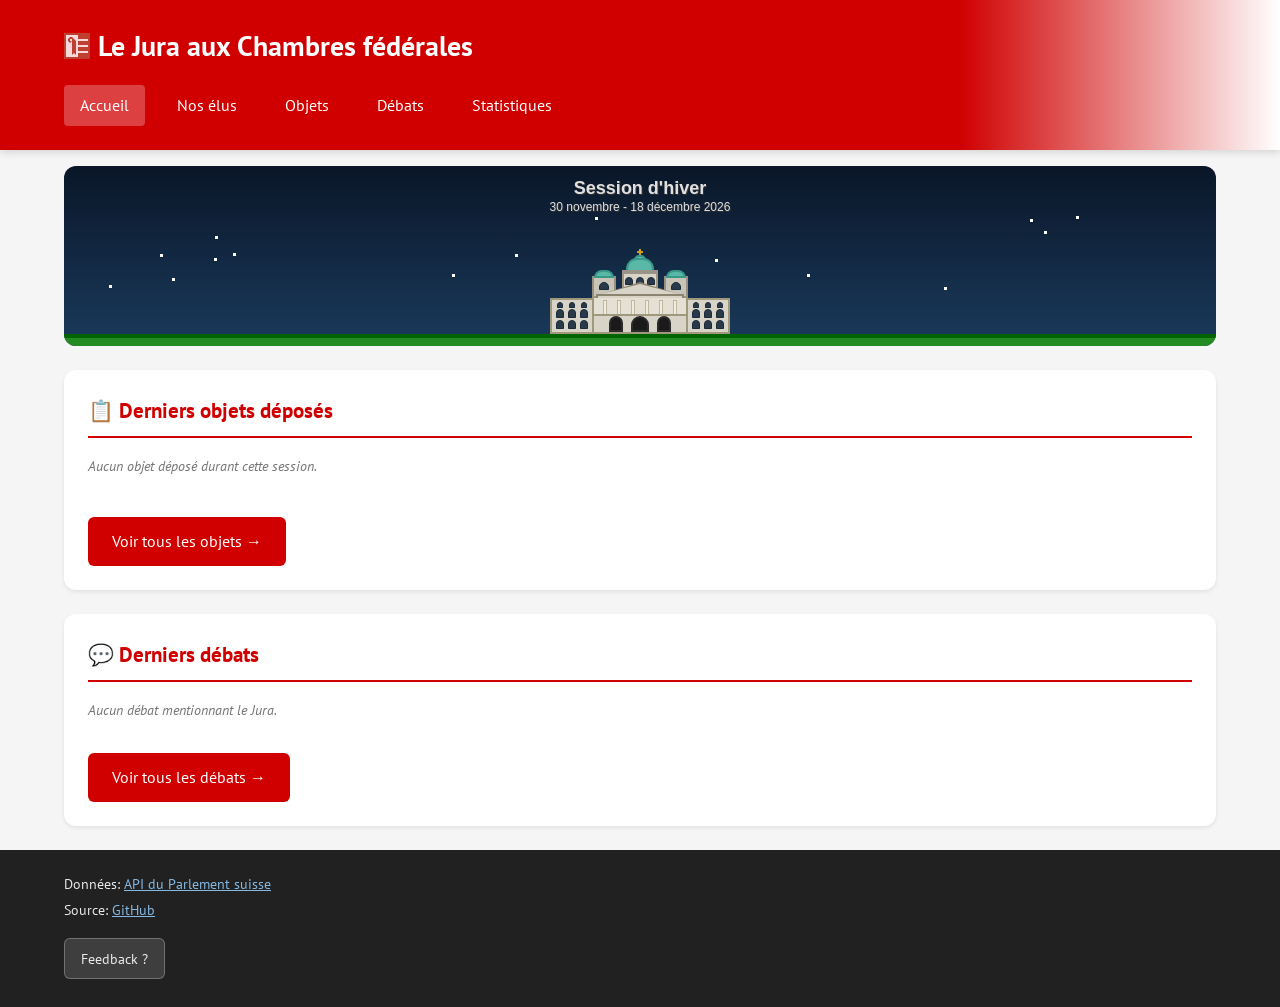
<file: index.html>
<!DOCTYPE html>
<html lang="fr">
<head>
    <meta charset="UTF-8">
    <meta name="viewport" content="width=device-width, initial-scale=1.0">
    <meta http-equiv="refresh" content="0;url=home.html">
    <title>Le Jura aux Chambres fédérales</title>
</head>
<body>
    <p>Redirection en cours...</p>
    <script>window.location.replace('home.html');</script>
</body>
</html>
</file>
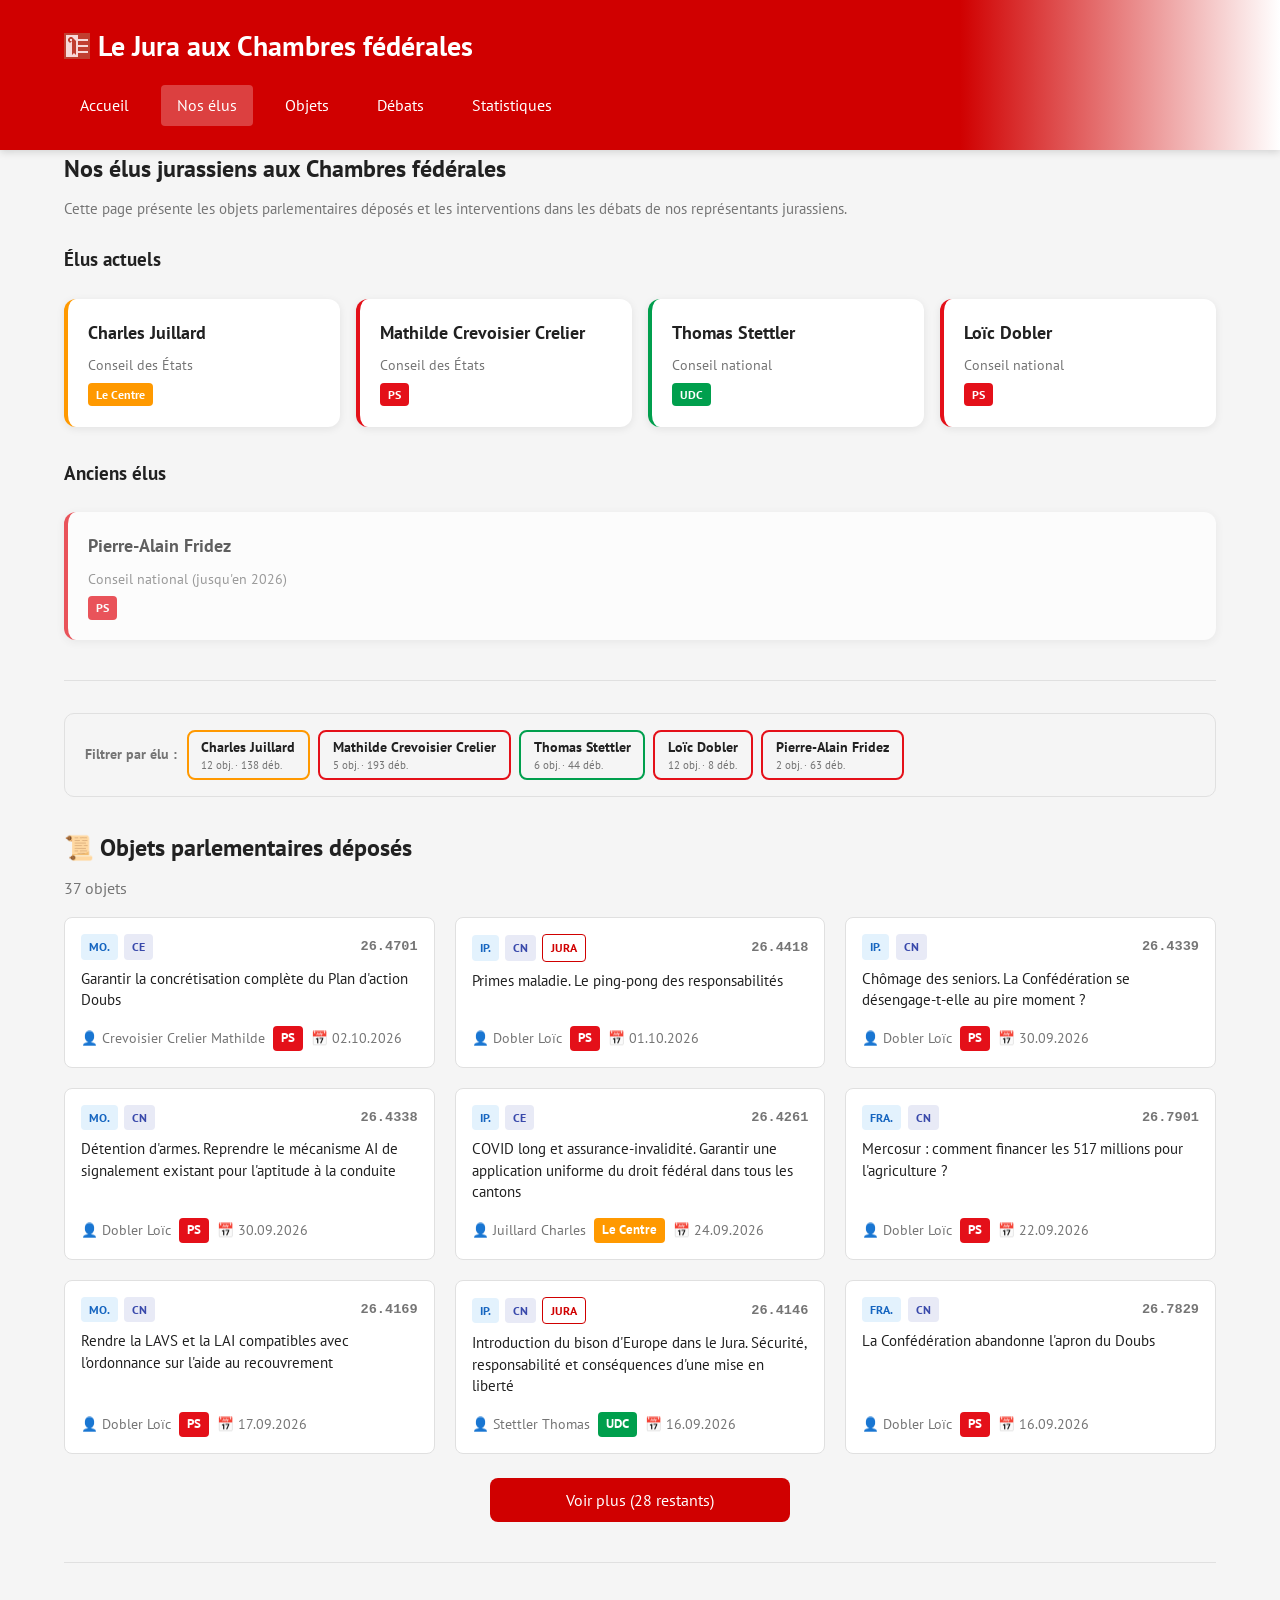
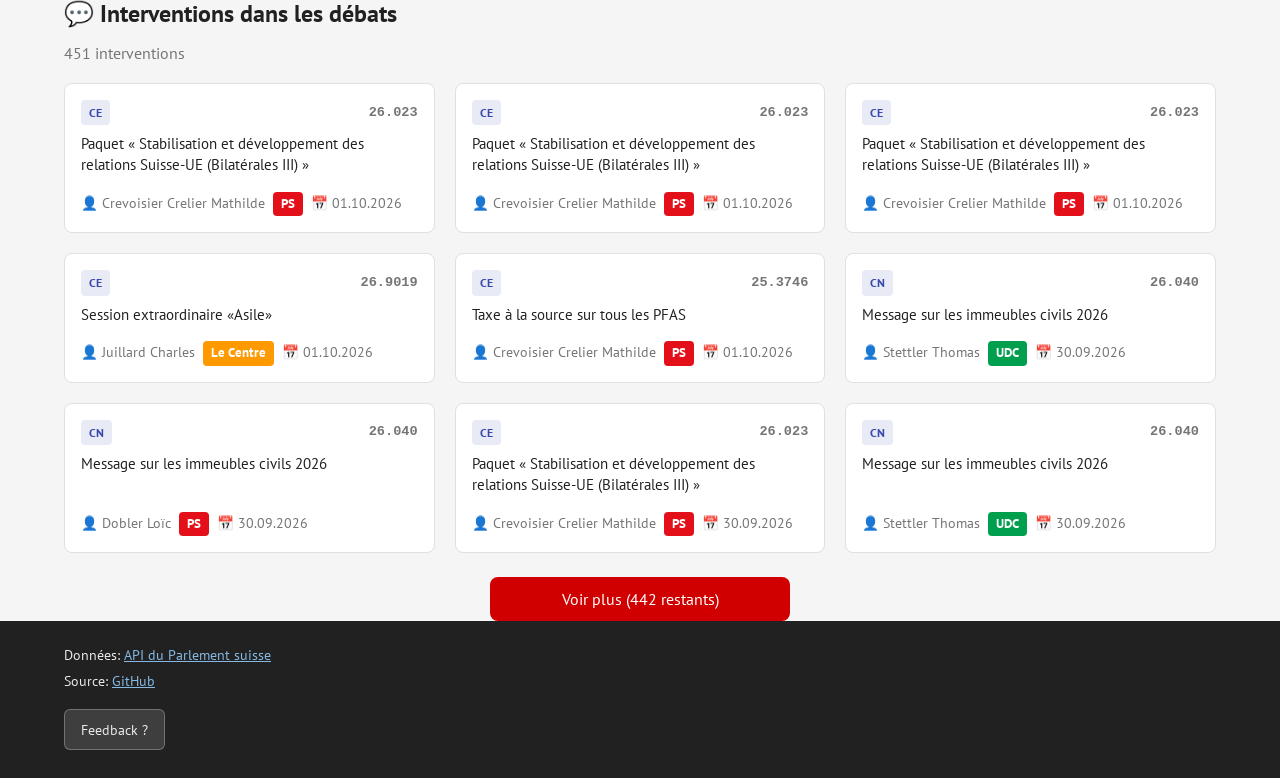
<file: elus.html>
<!DOCTYPE html>
<html lang="fr">
<head>
    <meta charset="UTF-8">
    <meta name="viewport" content="width=device-width, initial-scale=1.0">
    <title>Jura - Nos élus</title>
    <meta name="theme-color" content="#1D5C9E">
    <link rel="manifest" href="manifest.json">
    <link rel="icon" href="favicon.svg" type="image/svg+xml">
    <link rel="stylesheet" href="styles.css">
</head>
<body>
    <header>
        <div class="container header-content">
            <div class="header-main">
                <h1><img src="ju.svg" alt="JU" class="header-logo"><a href="home.html" style="color: inherit; text-decoration: none;">Le Jura aux Chambres fédérales</a></h1>
                <nav>
                    <a href="home.html">Accueil</a>
                    <a href="elus.html" class="active">Nos élus</a>
                    <a href="objects.html">Objets</a>
                    <a href="debates.html">Débats</a>
                    <a href="stats.html">Statistiques</a>
                </nav>
            </div>
        </div>
    </header>

    <main class="container">
        <section class="elus-intro">
            <h2>Nos élus jurassiens aux Chambres fédérales</h2>
            <p class="section-intro">Cette page présente les objets parlementaires déposés et les interventions dans les débats de nos représentants jurassiens.</p>
            
            <h3>Élus actuels</h3>
            <div class="elus-grid" id="elusGrid">
                <div class="elu-card elu-card-filter" data-nom="Juillard" style="border-left-color: #FF9900;">
                    <div class="elu-info">
                        <h3>Charles Juillard</h3>
                        <span class="elu-conseil">Conseil des États</span>
                        <span class="elu-parti" style="background: #FF9900;">Le Centre</span>
                    </div>
                </div>
                <div class="elu-card elu-card-filter" data-nom="Crevoisier Crelier" style="border-left-color: #E41019;">
                    <div class="elu-info">
                        <h3>Mathilde Crevoisier Crelier</h3>
                        <span class="elu-conseil">Conseil des États</span>
                        <span class="elu-parti" style="background: #E41019;">PS</span>
                    </div>
                </div>
                <div class="elu-card elu-card-filter" data-nom="Stettler" style="border-left-color: #009F4D;">
                    <div class="elu-info">
                        <h3>Thomas Stettler</h3>
                        <span class="elu-conseil">Conseil national</span>
                        <span class="elu-parti" style="background: #009F4D;">UDC</span>
                    </div>
                </div>
                <div class="elu-card elu-card-filter" data-nom="Dobler" style="border-left-color: #E41019;">
                    <div class="elu-info">
                        <h3>Loïc Dobler</h3>
                        <span class="elu-conseil">Conseil national</span>
                        <span class="elu-parti" style="background: #E41019;">PS</span>
                    </div>
                </div>
            </div>
            
            <h3 style="margin-top: 2rem;">Anciens élus</h3>
            <div class="elus-grid">
                <div class="elu-card elu-ancien elu-card-filter" data-nom="Fridez" style="border-left-color: #E41019;">
                    <div class="elu-info">
                        <h3>Pierre-Alain Fridez</h3>
                        <span class="elu-conseil">Conseil national (jusqu'en 2026)</span>
                        <span class="elu-parti" style="background: #E41019;">PS</span>
                    </div>
                </div>
            </div>
        </section>

        <section class="elus-section">
            <div class="elus-filter-bar" id="elusFilterBar">
                <span class="filter-label">Filtrer par élu :</span>
                <div id="elusFilterBtns" class="filter-btns"></div>
                <button id="filterReset" class="filter-btn-reset" style="display:none;">✕ Tous</button>
            </div>

            <h2>📜 Objets parlementaires déposés</h2>
            <p class="section-subtitle" id="objetsCount"></p>
            <div class="results-grid" id="objetsResults">
                <div class="loading">Chargement des objets...</div>
            </div>
            <button id="loadMoreObjets" class="btn-load-more" style="display: none;">Voir plus d'objets</button>
        </section>

        <section class="elus-section">
            <h2>💬 Interventions dans les débats</h2>
            <p class="section-subtitle" id="debatsCount"></p>
            <div class="results-list" id="debatsResults">
                <div class="loading">Chargement des débats...</div>
            </div>
            <button id="loadMoreDebats" class="btn-load-more" style="display: none;">Voir plus de débats</button>
        </section>
    </main>

    <footer>
        <div class="container">
            <p>Données: <a href="https://ws-old.parlament.ch/" target="_blank">API du Parlement suisse</a></p>
            <p>Source: <a href="https://github.com/SwissParlMonitoring/Jura" target="_blank">GitHub</a></p>
            <p class="feedback-box"><a href="mailto:swissparl.scoff507@passmail.net">Feedback ?</a></p>
        </div>
    </footer>

    <script src="elus.js"></script>
</body>
</html>
</file>
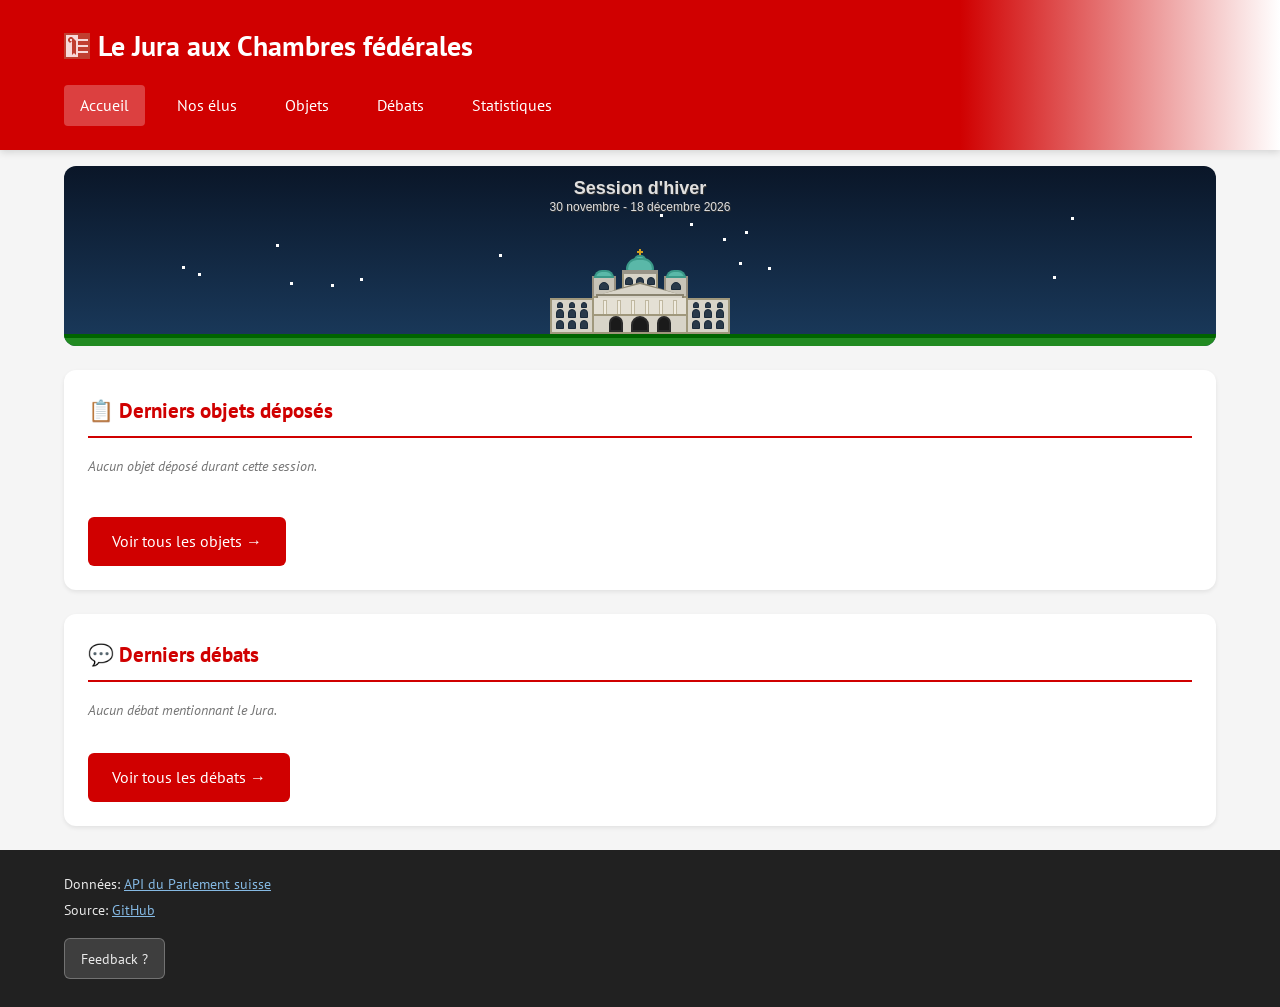
<file: home.html>
<!DOCTYPE html>
<html lang="fr">
<head>
    <meta charset="UTF-8">
    <meta name="viewport" content="width=device-width, initial-scale=1.0">
    <title>Jura - Le Jura aux Chambres fédérales</title>
    <meta name="theme-color" content="#1D5C9E">
    <meta name="apple-mobile-web-app-capable" content="yes">
    <meta name="apple-mobile-web-app-status-bar-style" content="default">
    <meta name="apple-mobile-web-app-title" content="Jura Parlement">
    <link rel="apple-touch-icon" href="icons/icon-192x192.svg">
    <link rel="manifest" href="manifest.json">
    <link rel="icon" href="favicon.svg" type="image/svg+xml">
    <link rel="stylesheet" href="styles.css">
    <link rel="stylesheet" href="session-animation.css">
</head>
<body>
    <header>
        <div class="container header-content">
            <div class="header-main">
                <h1><img src="ju.svg" alt="JU" class="header-logo"><a href="home.html" style="color: inherit; text-decoration: none;">Le Jura aux Chambres fédérales</a></h1>
                <nav>
                    <a href="home.html" class="active">Accueil</a>
                    <a href="elus.html">Nos élus</a>
                    <a href="objects.html">Objets</a>
                    <a href="debates.html">Débats</a>
                    <a href="stats.html">Statistiques</a>
                </nav>
            </div>
        </div>
    </header>

    <main class="container">
        <!-- Animation Session (visible uniquement pendant les sessions) -->
        <div id="sessionAnimation" class="session-animation-container" style="display: none;">
            <div class="session-title-pixel" id="sessionTitlePixel">Session de printemps 2026</div>
            <div class="session-date-pixel" id="sessionDatePixel">2 - 20 mars 2026</div>
            
            <div class="pixel-scene">
                <div class="pixel-etoiles" id="pixelEtoiles"></div>
                <div class="pixel-sol"></div>
                
                <div class="pixel-palais">
                    <!-- Tours arrière-plan -->
                    <div class="p-tour gauche"><div class="p-tour-coupole"></div><div class="p-tour-fenetre"></div></div>
                    <div class="p-tour droite"><div class="p-tour-coupole"></div><div class="p-tour-fenetre"></div></div>
                    
                    <!-- Coupole centrale -->
                    <div class="p-croix"></div>
                    <div class="p-lanterne"></div>
                    <div class="p-coupole"></div>
                    <div class="p-coupole-drum"></div>
                    
                    <!-- Bloc sous coupole -->
                    <div class="p-sous-coupole">
                        <div class="p-fenetre-haute"></div>
                        <div class="p-fenetre-haute"></div>
                        <div class="p-fenetre-haute"></div>
                    </div>
                    
                    <!-- Fronton -->
                    <div class="p-fronton-triangle"></div>
                    <div class="p-fronton-base"></div>
                    
                    <!-- Colonnade -->
                    <div class="p-colonnade">
                        <div class="p-cols">
                            <div class="p-col"></div><div class="p-col"></div><div class="p-col"></div>
                            <div class="p-col"></div><div class="p-col"></div><div class="p-col"></div>
                        </div>
                    </div>
                    
                    <!-- Ailes -->
                    <div class="p-aile gauche">
                        <div class="p-aile-niveau n1"><div class="p-win"></div><div class="p-win"></div><div class="p-win"></div></div>
                        <div class="p-aile-niveau n2"><div class="p-win"></div><div class="p-win"></div><div class="p-win"></div></div>
                        <div class="p-aile-niveau n3"><div class="p-win small"></div><div class="p-win small"></div><div class="p-win small"></div></div>
                    </div>
                    <div class="p-aile droite">
                        <div class="p-aile-niveau n1"><div class="p-win"></div><div class="p-win"></div><div class="p-win"></div></div>
                        <div class="p-aile-niveau n2"><div class="p-win"></div><div class="p-win"></div><div class="p-win"></div></div>
                        <div class="p-aile-niveau n3"><div class="p-win small"></div><div class="p-win small"></div><div class="p-win small"></div></div>
                    </div>
                    
                    <!-- Base avec arcades -->
                    <div class="p-base">
                        <div class="p-arcades-row">
                            <div class="p-arc"></div>
                            <div class="p-arc porte"></div>
                            <div class="p-arc"></div>
                        </div>
                    </div>
                </div>
                
                <div class="pixel-personnages" id="pixelPersos"></div>
                <div class="pixel-bulle g">...</div>
                <div class="pixel-bulle d">!</div>
            </div>
        </div>

        <!-- Hero Banner (visible hors session) -->
        <div class="hero-banner" id="heroBanner">
            <h2 id="summaryTitle">Chargement...</h2>
        </div>

        <!-- Section Objets -->
        <section class="home-section">
            <h2>📋 Derniers objets déposés</h2>
            <div id="objectsList" class="home-cards">
                <p>Chargement des interventions...</p>
            </div>
            <a href="objects.html" id="btnViewObjects" class="btn-view-all">Voir tous les objets →</a>
        </section>

        <!-- Section Débats -->
        <section class="home-section">
            <h2>💬 Derniers débats</h2>
            <div id="debatesSummary" class="session-summary-home">
                <p>Chargement...</p>
            </div>
            <a href="debates.html" id="btnViewDebates" class="btn-view-all">Voir tous les débats →</a>
        </section>
    </main>

    <footer>
        <div class="container">
            <p>Données: <a href="https://ws-old.parlament.ch/" target="_blank">API du Parlement suisse</a></p>
            <p>Source: <a href="https://github.com/SwissParlMonitoring/Jura" target="_blank">GitHub</a></p>
            <p class="feedback-box"><a href="mailto:swissparl.scoff507@passmail.net">Feedback ?</a></p>
        </div>
    </footer>

    <button id="scrollTopBtn" class="scroll-top-btn" title="Retour en haut">↑</button>
    <script src="home.js"></script>
    <script>
        if ('serviceWorker' in navigator) {
            navigator.serviceWorker.register('./sw.js')
                .then(r => console.log('[PWA] SW registered:', r.scope))
                .catch(e => console.warn('[PWA] SW error:', e));
        }
    </script>
    <script>
        const scrollBtn = document.getElementById('scrollTopBtn');
        window.addEventListener('scroll', () => {
            if (window.scrollY > 300) {
                scrollBtn.classList.add('visible');
            } else {
                scrollBtn.classList.remove('visible');
            }
        });
        scrollBtn.addEventListener('click', () => {
            window.scrollTo({ top: 0, behavior: 'smooth' });
        });
    </script>
</body>
</html>
</file>
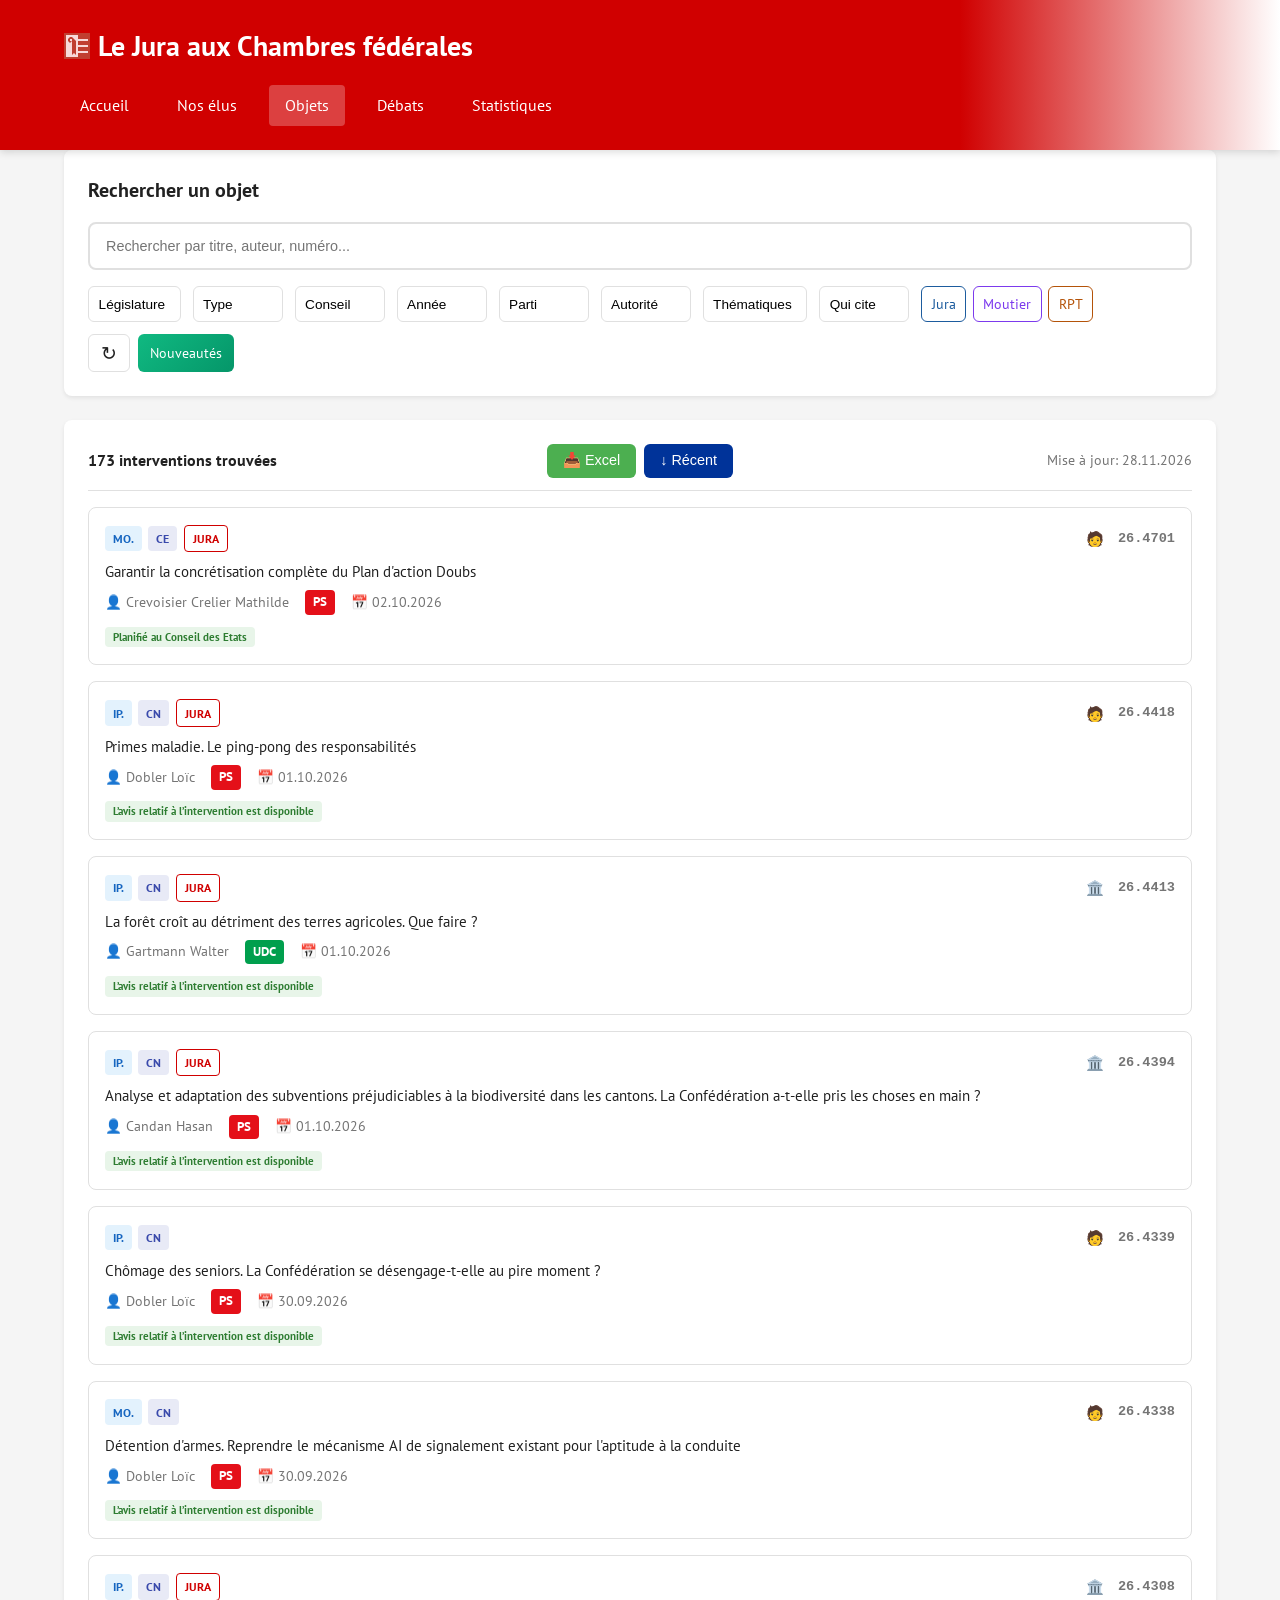
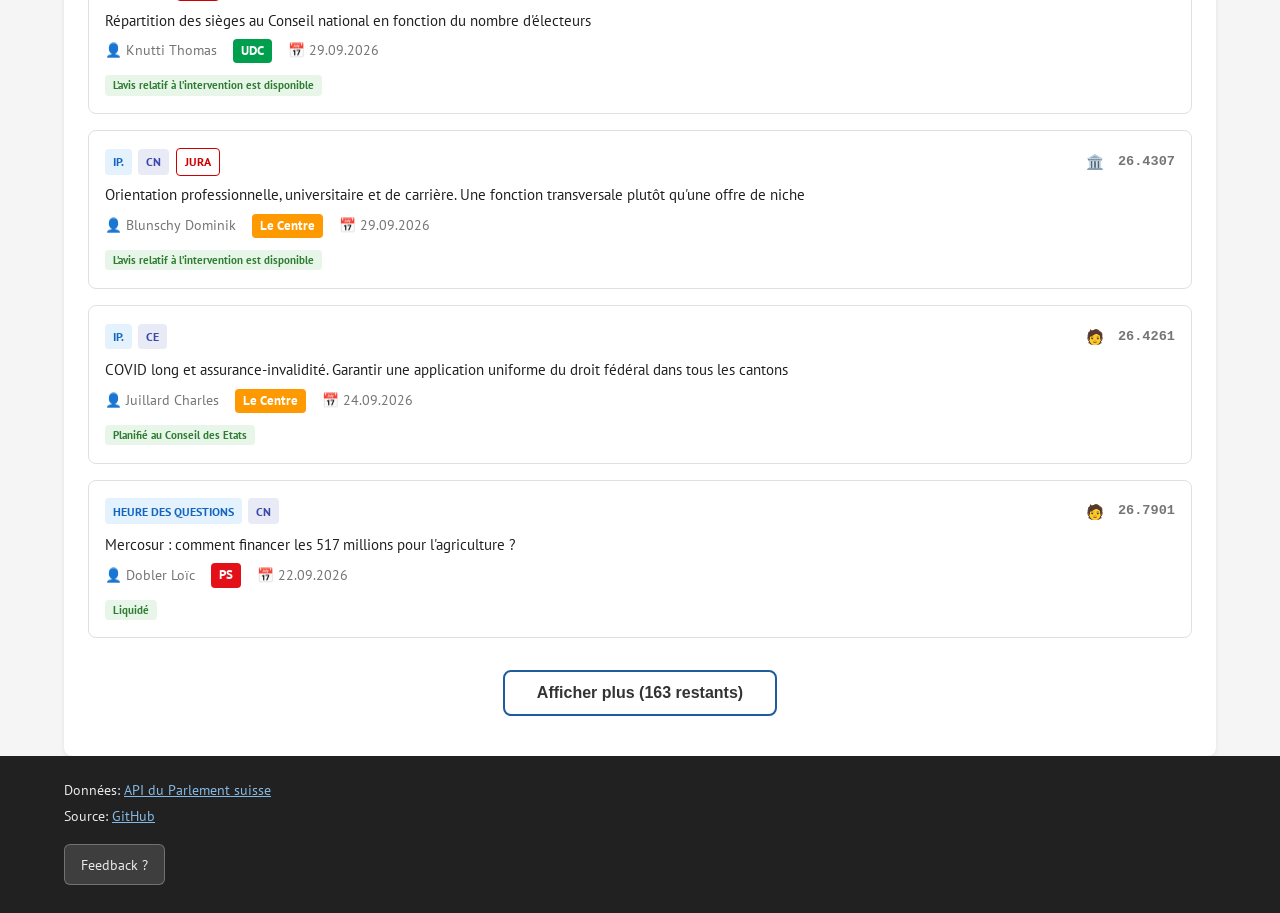
<file: objects.html>
<!DOCTYPE html>
<html lang="fr">
<head>
    <meta charset="UTF-8">
    <meta name="viewport" content="width=device-width, initial-scale=1.0">
    <title>Jura - Interventions parlementaires</title>
    <meta name="theme-color" content="#1D5C9E">
    <link rel="manifest" href="manifest.json">
    <link rel="icon" href="favicon.svg" type="image/svg+xml">
    <link rel="stylesheet" href="styles.css">
</head>
<body>
    <header>
        <div class="container header-content">
            <div class="header-main">
                <h1><img src="ju.svg" alt="JU" class="header-logo"><a href="home.html" style="color: inherit; text-decoration: none;">Le Jura aux Chambres fédérales</a></h1>
                <nav>
                    <a href="home.html">Accueil</a>
                    <a href="elus.html">Nos élus</a>
                    <a href="objects.html" class="active">Objets</a>
                    <a href="debates.html">Débats</a>
                    <a href="stats.html">Statistiques</a>
                </nav>
            </div>
        </div>
    </header>

    <main class="container">
        <section class="search-section">
            <h2>Rechercher un objet</h2>
            <div class="search-box">
                <input type="text" id="searchInput" placeholder="Rechercher par titre, auteur, numéro...">
                <button id="clearSearch" class="btn-clear" title="Effacer">✕</button>
            </div>
            <div class="filters">
                <div class="filter-dropdown" id="legislatureDropdown">
                    <button class="filter-btn" type="button">Législature <span class="filter-count"></span></button>
                    <div class="filter-menu">
                        <label class="select-all"><input type="checkbox" data-select-all checked> Toutes</label>
                        <label><input type="checkbox" value="52"> 52ème (dès déc. 2023)</label>
                        <label><input type="checkbox" value="51"> 51ème (déc. 2019 - sept. 2023)</label>
                        <label><input type="checkbox" value="50"> 50ème (déc. 2015 - sept. 2019)</label>
                    </div>
                </div>
                <div class="filter-dropdown" id="typeDropdown">
                    <button class="filter-btn" type="button">Type <span class="filter-count"></span></button>
                    <div class="filter-menu">
                        <label class="select-all"><input type="checkbox" data-select-all checked> Tous</label>
                        <label><input type="checkbox" value="Mo."> Motion</label>
                        <label><input type="checkbox" value="Po."> Postulat</label>
                        <label><input type="checkbox" value="Ip."> Interpellation</label>
                        <label><input type="checkbox" value="Fra."> Heure des questions</label>
                        <label><input type="checkbox" value="A."> Question</label>
                        <label><input type="checkbox" value="Pa. Iv."> Initiative parlementaire</label>
                        <label><input type="checkbox" value="D.Ip."> Interpellation urgente</label>
                        <label><input type="checkbox" value="BRG"> Objet du Conseil fédéral</label>
                    </div>
                </div>
                <div class="filter-dropdown" id="councilDropdown">
                    <button class="filter-btn" type="button">Conseil <span class="filter-count"></span></button>
                    <div class="filter-menu">
                        <label class="select-all"><input type="checkbox" data-select-all checked> Tous</label>
                        <label><input type="checkbox" value="NR"> Conseil national</label>
                        <label><input type="checkbox" value="SR"> Conseil des États</label>
                    </div>
                </div>
                <div class="filter-dropdown" id="yearDropdown">
                    <button class="filter-btn" type="button">Année <span class="filter-count"></span></button>
                    <div class="filter-menu" id="yearMenu">
                    </div>
                </div>
                <div class="filter-dropdown" id="partyDropdown">
                    <button class="filter-btn" type="button">Parti <span class="filter-count"></span></button>
                    <div class="filter-menu" id="partyMenu">
                    </div>
                </div>
                <div class="filter-dropdown" id="departmentDropdown">
                    <button class="filter-btn" type="button">Autorité <span class="filter-count"></span></button>
                    <div class="filter-menu" id="departmentMenu">
                    </div>
                </div>
                <div class="filter-dropdown" id="tagsDropdown">
                    <button class="filter-btn" type="button">Thématiques <span class="filter-count"></span></button>
                    <div class="filter-menu" id="tagsMenu">
                    </div>
                </div>
                <div class="filter-dropdown" id="mentionDropdown">
                    <button class="filter-btn" type="button">Qui cite <span class="filter-count"></span></button>
                    <div class="filter-menu" id="mentionMenu">
                        <label class="select-all"><input type="checkbox" data-select-all checked> Tous</label>
                        <label><input type="checkbox" value="elu"> 👤 Élu</label>
                        <label><input type="checkbox" value="cf"> 🏛️ Conseil fédéral</label>
                        <label><input type="checkbox" value="both"> 👤🏛️ Les deux</label>
                    </div>
                </div>
                <div class="filter-theme-toggle">
                    <button class="theme-toggle-btn badge-theme-jura" data-theme="Jura" type="button">Jura</button>
                    <button class="theme-toggle-btn badge-theme-moutier" data-theme="Moutier" type="button">Moutier</button>
                    <button class="theme-toggle-btn badge-theme-rpt" data-theme="RPT" type="button">RPT</button>
                </div>
                <div class="filter-actions">
                    <button class="filter-reset" id="resetFilters" title="Réinitialiser les filtres">↻</button>
                    <button class="filter-new-updates" id="showNewUpdates" title="Afficher les nouveautés">Nouveautés</button>
                </div>
            </div>
        </section>

        <section class="results-section">
            <div class="results-header">
                <span id="resultsCount">Chargement...</span>
                <button id="downloadBtn" class="btn-download" title="Télécharger Excel">📥 Excel</button>
                <button id="sortOrderBtn" class="btn-sort" title="Inverser l'ordre">↓ Récent</button>
                <span id="lastUpdate"></span>
            </div>
            <div id="results" class="results-grid">
            </div>
        </section>
    </main>

    <footer>
        <div class="container">
            <p>Données: <a href="https://ws-old.parlament.ch/" target="_blank">API du Parlement suisse</a></p>
            <p>Source: <a href="https://github.com/SwissParlMonitoring/Jura" target="_blank">GitHub</a></p>
            <p class="feedback-box"><a href="mailto:swissparl.scoff507@passmail.net">Feedback ?</a></p>
        </div>
    </footer>

    <button id="scrollTopBtn" class="scroll-top-btn" title="Retour en haut">↑</button>
    <script src="app.js"></script>
    <script>
        const scrollBtn = document.getElementById('scrollTopBtn');
        window.addEventListener('scroll', () => {
            if (window.scrollY > 400) {
                scrollBtn.classList.add('visible');
            } else {
                scrollBtn.classList.remove('visible');
            }
        });
        scrollBtn.addEventListener('click', () => {
            window.scrollTo({ top: 0, behavior: 'smooth' });
        });
    </script>
</body>
</html>
</file>
<file: styles.css>
@import url('https://fonts.googleapis.com/css2?family=PT+Sans:ital,wght@0,400;0,700;1,400;1,700&display=swap');

:root {
    --primary: #1D5C9E;
    --primary-dark: #D14A40;
    --secondary: #003399;
    --background: #f5f5f5;
    --surface: #ffffff;
    --text: #212121;
    --text-secondary: #757575;
    --border: #e0e0e0;
    --success: #4caf50;
    --warning: #ff9800;
}

* {
    margin: 0;
    padding: 0;
    box-sizing: border-box;
}

body {
    font-family: 'PT Sans', sans-serif;
    background: var(--background);
    color: var(--text);
    line-height: 1.6;
    min-height: 100vh;
    display: flex;
    flex-direction: column;
    overflow-x: hidden;
}

.container {
    max-width: 1200px;
    margin: 0 auto;
    padding: 0 2rem;
    width: 100%;
    box-sizing: border-box;
}

/* Header */
header {
    background: linear-gradient(to right, #D00000 0%, #D00000 75%, #ffffff 100%);
    color: white;
    padding: 1.5rem 0;
    box-shadow: 0 2px 8px rgba(0,0,0,0.15);
    position: relative;
}

.header-flag {
    height: 40px;
    width: auto;
    margin-right: 12px;
    vertical-align: middle;
    border-radius: 4px;
    box-shadow: 0 1px 3px rgba(0,0,0,0.2);
}

header a {
    color: white;
}

header nav a {
    color: white;
}

header nav a:hover {
    opacity: 0.8;
}

header h1 {
    font-size: 1.75rem;
    font-weight: 600;
    margin-bottom: 0.25rem;
    display: flex;
    align-items: center;
    gap: 0.5rem;
}

header h1 .header-logo {
    width: 26px;
    height: 26px;
    opacity: 0.85;
    flex-shrink: 0;
}

header .subtitle {
    opacity: 0.9;
    font-size: 0.9rem;
    margin-bottom: 1rem;
}

/* Session Summary */
.session-summary {
    background: rgba(255, 255, 255, 0.15);
    border-radius: 8px;
    padding: 1rem 1.25rem;
    margin: 1rem 0;
    border-left: 4px solid rgba(255, 255, 255, 0.5);
}

.session-summary h3 {
    font-size: 1rem;
    font-weight: 600;
    margin-bottom: 0.5rem;
    display: flex;
    align-items: center;
    gap: 0.5rem;
}

.session-summary h3::before {
    content: "📋";
}

.session-summary p {
    font-size: 0.9rem;
    opacity: 0.95;
    line-height: 1.5;
}

.session-summary details {
    margin-top: 0.75rem;
}

.session-summary summary {
    cursor: pointer;
    font-size: 0.85rem;
    opacity: 0.9;
    padding: 0.25rem 0;
}

.session-summary summary:hover {
    opacity: 1;
}

.session-summary ul {
    list-style: none;
    margin-top: 0.5rem;
    max-height: 200px;
    overflow-y: auto;
}

.session-summary li {
    font-size: 0.85rem;
    padding: 0.35rem 0;
    border-bottom: 1px solid rgba(255, 255, 255, 0.1);
}

.session-summary li:last-child {
    border-bottom: none;
}

.session-summary a {
    color: white;
    text-decoration: none;
}

.session-summary a:hover {
    text-decoration: underline;
}

.header-content {
    display: flex;
    justify-content: space-between;
    align-items: flex-start;
}

.header-main {
    flex: 1;
}

.lang-switcher {
    display: flex;
    align-items: center;
    gap: 0.5rem;
    background: rgba(255, 255, 255, 0.15);
    padding: 0.4rem 0.75rem;
    border-radius: 6px;
    font-size: 0.9rem;
    margin-top: 0.25rem;
}

.lang-switcher a {
    color: rgba(255, 255, 255, 0.8);
    text-decoration: none;
    font-weight: 500;
    transition: color 0.2s;
}

.lang-switcher a:hover {
    color: white;
}

.lang-switcher a.active {
    color: white;
    font-weight: 700;
}

.lang-switcher span {
    color: rgba(255, 255, 255, 0.5);
}

nav {
    display: flex;
    gap: 1rem;
    margin-top: 1rem;
}

nav a {
    color: white;
    text-decoration: none;
    padding: 0.5rem 1rem;
    border-radius: 4px;
    transition: background 0.2s;
    font-weight: 500;
}

nav a:hover {
    background: rgba(255,255,255,0.15);
}

nav a.active {
    background: rgba(255,255,255,0.25);
}

/* Main */
main {
    flex: 1;
    padding: 2rem 0;
}

/* Search Section */
.search-section {
    background: var(--surface);
    padding: 1.5rem;
    border-radius: 8px;
    box-shadow: 0 2px 4px rgba(0,0,0,0.08);
    margin-bottom: 1.5rem;
}

.search-section h2 {
    font-size: 1.25rem;
    margin-bottom: 1rem;
    color: var(--text);
}

.search-box {
    position: relative;
    margin-bottom: 1rem;
}

.search-box input {
    width: 100%;
    padding: 0.875rem 2.5rem 0.875rem 1rem;
    font-size: 0.9rem;
    border: 2px solid var(--border);
    border-radius: 8px;
    transition: border-color 0.2s, box-shadow 0.2s;
}

.search-box input:focus {
    outline: none;
    border-color: var(--primary);
    box-shadow: 0 0 0 3px rgba(211, 47, 47, 0.1);
}

.btn-clear {
    position: absolute;
    right: 0.75rem;
    top: 50%;
    transform: translateY(-50%);
    background: none;
    border: none;
    color: var(--text-secondary);
    cursor: pointer;
    font-size: 1.25rem;
    padding: 0.25rem;
    opacity: 0;
    transition: opacity 0.2s;
}

.search-box input:not(:placeholder-shown) + .btn-clear {
    opacity: 1;
}

.btn-clear:hover {
    color: var(--text);
}

.filters {
    display: flex;
    gap: 0.75rem;
    flex-wrap: wrap;
    align-items: center;
}

.filters select {
    padding: 0.5rem 1rem;
    font-size: 0.9rem;
    border: 1px solid var(--border);
    border-radius: 6px;
    background: white;
    cursor: pointer;
    min-width: 160px;
}

.filters select:focus {
    outline: none;
    border-color: var(--primary);
}

.filters select[multiple] {
    height: auto;
    min-height: 38px;
    padding: 0.25rem;
}

.filters select[multiple] option {
    padding: 0.4rem 0.6rem;
    margin: 0.1rem 0;
    border-radius: 4px;
}

.filters select[multiple] option:checked {
    background: var(--primary);
    color: white;
}

/* Filter Dropdowns */
.filter-dropdown {
    position: relative;
    display: inline-block;
}

.filter-btn {
    padding: 0.4rem 0.6rem;
    font-size: 0.85rem;
    border: 1px solid var(--border);
    border-radius: 6px;
    background: white;
    cursor: pointer;
    min-width: 90px;
    height: 36px;
    text-align: left;
    display: flex;
    align-items: center;
    justify-content: space-between;
    gap: 0.3rem;
    white-space: nowrap;
}

.filter-btn:hover {
    border-color: var(--primary);
}

.filter-btn .filter-count {
    color: var(--primary);
    font-size: 0.85rem;
    font-weight: 500;
}

.filter-menu {
    display: none;
    position: absolute;
    top: 100%;
    left: 0;
    background: white;
    border: 1px solid var(--border);
    border-radius: 6px;
    box-shadow: 0 4px 12px rgba(0,0,0,0.15);
    z-index: 100;
    min-width: 180px;
    max-height: 250px;
    overflow-y: auto;
    padding: 0.5rem 0;
}

.filter-dropdown.open .filter-menu {
    display: block;
}

.filter-menu label {
    display: flex;
    align-items: center;
    padding: 0.5rem 1rem;
    cursor: pointer;
    gap: 0.5rem;
    font-size: 0.9rem;
}

.filter-menu label:hover {
    background: var(--background);
}

.filter-menu label.select-all {
    border-bottom: 1px solid var(--border);
    margin-bottom: 0.25rem;
    padding-bottom: 0.5rem;
    font-weight: 500;
}

.filter-menu input[type="checkbox"] {
    width: 16px;
    height: 16px;
    cursor: pointer;
}

.filter-reset {
    padding: 0.5rem 0.75rem;
    font-size: 1.2rem;
    border: 1px solid var(--border);
    border-radius: 6px;
    background: white;
    cursor: pointer;
    color: var(--text-light);
    height: 38px;
    display: flex;
    align-items: center;
    justify-content: center;
}

.filter-reset:hover {
    border-color: var(--danger);
    color: var(--danger);
}

.filter-actions {
    display: inline-flex;
    gap: 0.5rem;
    align-items: center;
}

.filter-new-updates {
    background: linear-gradient(135deg, #10B981, #059669);
    color: white;
    border: none;
    padding: 0.5rem 0.75rem;
    border-radius: 6px;
    cursor: pointer;
    font-size: 0.85rem;
    font-weight: 500;
    transition: all 0.2s;
    display: inline-flex;
    align-items: center;
    gap: 0.25rem;
    height: 38px;
    white-space: nowrap;
    font-family: inherit;
}

.filter-new-updates:hover {
    transform: scale(1.05);
    box-shadow: 0 4px 12px rgba(16, 185, 129, 0.3);
}

.filter-new-updates.active {
    background: white;
    color: #10B981;
    border: 1px solid #10B981;
    box-shadow: none;
}

/* Results */
.results-section {
    background: var(--surface);
    padding: 1.5rem;
    border-radius: 8px;
    box-shadow: 0 2px 4px rgba(0,0,0,0.08);
}

.results-header {
    display: flex;
    justify-content: space-between;
    align-items: center;
    margin-bottom: 1rem;
    padding-bottom: 0.75rem;
    border-bottom: 1px solid var(--border);
    flex-wrap: wrap;
    gap: 0.5rem;
}

#resultsCount {
    font-weight: 600;
    color: var(--text);
    flex: 1;
}

.btn-download {
    order: 0;
}

#lastUpdate {
    font-size: 0.85rem;
    color: var(--text-secondary);
    flex: 1;
    text-align: right;
}

.results-grid {
    display: grid;
    gap: 1rem;
}

/* Card */
.card {
    border: 1px solid var(--border);
    border-radius: 8px;
    padding: 1rem;
    transition: box-shadow 0.2s, transform 0.2s;
    background: white;
}

.card:hover {
    box-shadow: 0 4px 12px rgba(0,0,0,0.1);
    transform: translateY(-1px);
}

.card.card-new {
    border-left: 4px solid #10B981;
}

.card-header {
    display: flex;
    justify-content: space-between;
    align-items: flex-start;
    gap: 1rem;
    margin-bottom: 0.5rem;
}

.card-id {
    font-weight: 600;
    color: var(--primary);
    font-size: 0.9rem;
    white-space: nowrap;
}

.card-badges {
    display: flex;
    gap: 0.5rem;
    flex-wrap: wrap;
}

.badge {
    padding: 0.2rem 0.5rem;
    border-radius: 4px;
    font-size: 0.75rem;
    font-weight: 600;
    text-transform: uppercase;
}

.badge-type {
    background: #e3f2fd;
    color: #1565c0;
}

.badge-council {
    background: #fce4ec;
    color: #c2185b;
}

.card-header-left {
    display: flex;
    align-items: center;
    gap: 0.4rem;
    flex-wrap: wrap;
}

.badge-theme {
    background: transparent;
    font-weight: 600;
}

.badge-theme-jura {
    color: #D00000;
    border: 1.5px solid #D00000;
}

.badge-theme-moutier {
    color: #1D5C9E;
    border: 1.5px solid #1D5C9E;
}

.badge-theme-rpt {
    color: #6B4C9A;
    border: 1.5px solid #6B4C9A;
}

.badge-mention {
    background: transparent;
    color: inherit;
    font-size: 0.9rem;
}

.lang-warning {
    display: block;
    font-size: 0.75rem;
    color: #666;
    font-style: italic;
    margin: 0.1rem 0 0.25rem 0;
}

.badge-status {
    background: #e8f5e9;
    color: #2e7d32;
    font-size: 0.7rem;
    text-transform: none;
}

.card-title {
    font-size: 1rem;
    font-weight: 500;
    margin-bottom: 0.5rem;
    color: var(--text);
    line-height: 1.4;
}

.card-title a {
    color: inherit;
    text-decoration: none;
}

.card-title a:hover {
    color: var(--primary);
    text-decoration: underline;
}

.card-meta {
    display: flex;
    gap: 1rem;
    font-size: 0.85rem;
    color: var(--text-secondary);
    flex-wrap: wrap;
}

.card-meta span {
    display: flex;
    align-items: center;
    gap: 0.25rem;
}

/* Empty State */
.empty-state {
    text-align: center;
    padding: 3rem 1rem;
    color: var(--text-secondary);
}

.empty-state h3 {
    font-size: 1.25rem;
    margin-bottom: 0.5rem;
    color: var(--text);
}

/* Loading */
.loading {
    display: flex;
    justify-content: center;
    align-items: center;
    padding: 3rem;
}

.spinner {
    width: 40px;
    height: 40px;
    border: 3px solid var(--border);
    border-top-color: var(--primary);
    border-radius: 50%;
    animation: spin 1s linear infinite;
}

@keyframes spin {
    to { transform: rotate(360deg); }
}

/* Pagination */
.pagination {
    display: flex;
    justify-content: center;
    align-items: center;
    gap: 0.5rem;
    margin-top: 1.5rem;
    padding-top: 1rem;
    border-top: 1px solid var(--border);
}

.pagination button {
    padding: 0.5rem 1rem;
    border: 1px solid var(--border);
    background: white;
    border-radius: 6px;
    cursor: pointer;
    transition: all 0.2s;
    font-size: 0.9rem;
}

.pagination button:hover:not(:disabled) {
    background: var(--primary);
    color: white;
    border-color: var(--primary);
}

.pagination button:disabled {
    opacity: 0.5;
    cursor: not-allowed;
}

.pagination span {
    padding: 0.5rem 1rem;
    color: var(--text-secondary);
    font-size: 0.9rem;
}

/* Footer */
footer {
    background: var(--text);
    color: white;
    padding: 1.5rem 0;
    margin-top: auto;
}

footer p {
    font-size: 0.85rem;
    opacity: 0.9;
    margin-bottom: 0.25rem;
}

footer a {
    color: #90caf9;
}

footer a:hover {
    color: white;
}

/* Liste page specific */
.list-controls {
    display: flex;
    justify-content: space-between;
    align-items: center;
    margin-bottom: 1rem;
    flex-wrap: wrap;
    gap: 1rem;
}

.list-controls .sort-select {
    padding: 0.5rem 1rem;
    border: 1px solid var(--border);
    border-radius: 6px;
    background: white;
    font-size: 0.9rem;
}

.btn-download, .btn-sort {
    padding: 0.5rem 1rem;
    color: white;
    border: none;
    border-radius: 6px;
    cursor: pointer;
    font-size: 0.9rem;
    font-weight: 500;
    line-height: 1.2;
    transition: background 0.2s;
}

.btn-download {
    background: var(--success);
}

.btn-download:hover {
    background: #388e3c;
}

.btn-sort {
    background: var(--secondary);
}

.btn-sort:hover {
    background: #002277;
}

.page-btn {
    min-width: 36px;
}

.page-btn.active {
    background: var(--primary);
    color: white;
    border-color: var(--primary);
}

/* Table view */
.table-container {
    overflow-x: auto;
}

table {
    width: 100%;
    border-collapse: collapse;
    font-size: 0.9rem;
}

th, td {
    padding: 0.75rem;
    text-align: left;
    border-bottom: 1px solid var(--border);
}

th {
    background: var(--background);
    font-weight: 600;
    white-space: nowrap;
    cursor: pointer;
    user-select: none;
}

th:hover {
    background: #e0e0e0;
}

th.sorted-asc::after {
    content: ' ↑';
}

th.sorted-desc::after {
    content: ' ↓';
}

tr:hover {
    background: #fafafa;
}

td a {
    color: var(--primary);
    text-decoration: none;
}

td a:hover {
    text-decoration: underline;
}

/* Highlight search */
mark {
    background: #fff59d;
    padding: 0 2px;
    border-radius: 2px;
}

mark.highlight {
    background: #ffeb3b;
    padding: 0.1rem 0.25rem;
    border-radius: 3px;
    font-weight: 600;
}

mark.highlight-search {
    background: #b3e5fc;
    padding: 0.1rem 0.25rem;
    border-radius: 3px;
    font-weight: 600;
}

/* Feedback box */
.feedback-box {
    margin-top: 1rem;
}

.feedback-box a {
    display: inline-block;
    padding: 0.5rem 1rem;
    background: rgba(255, 255, 255, 0.15);
    border: 1px solid rgba(255, 255, 255, 0.3);
    border-radius: 6px;
    color: white;
    text-decoration: none;
    font-size: 0.9rem;
    transition: background 0.2s, border-color 0.2s;
}

.feedback-box a:hover {
    background: rgba(255, 255, 255, 0.25);
    border-color: rgba(255, 255, 255, 0.5);
}

/* Responsive - Écrans intermédiaires */
@media (max-width: 1280px) {
    .container {
        padding: 0 1.5rem;
    }
}

/* Responsive - Mobile */
@media (max-width: 768px) {
    .header-content {
        flex-direction: column;
        gap: 0.75rem;
    }
    
    .lang-switcher {
        position: absolute;
        top: 1rem;
        right: 1rem;
        margin-top: 0;
        gap: 0.25rem;
    }
    
    .lang-switcher span,
    .lang-switcher a.active {
        display: none;
    }
    
    .lang-switcher a {
        background: rgba(255, 255, 255, 0.2);
        padding: 0.25rem 0.5rem;
        border-radius: 4px;
        font-size: 0.8rem;
    }
    
    header h1 {
        font-size: 0.95rem;
        padding-right: 3rem;
    }

    header h1 .header-logo {
        width: 18px;
        height: 18px;
    }
    
    header .subtitle {
        font-size: 0.8rem;
        margin-bottom: 0.5rem;
    }
    
    nav {
        flex-wrap: wrap;
        gap: 0.5rem;
    }
    
    nav a {
        font-size: 0.85rem;
        padding: 0.3rem 0.6rem;
    }
    
    .filters {
        flex-direction: column;
    }
    
    .filters select {
        width: 100%;
    }
    
    .filter-dropdown {
        width: 100%;
    }
    
    .filter-btn {
        width: 100%;
    }
    
    .filter-menu {
        width: 100%;
    }
    
    .filter-reset {
        width: 100%;
    }
    
    .results-header {
        display: grid;
        grid-template-columns: 1fr auto;
        grid-template-rows: auto auto;
        gap: 0.5rem;
        align-items: center;
    }
    
    #resultsCount {
        grid-column: 1 / -1;
        grid-row: 1;
    }
    
    #lastUpdate {
        grid-column: 1;
        grid-row: 2;
        text-align: left;
    }
    
    .btn-download, .btn-sort {
        grid-column: 2;
        width: 100%;
        text-align: center;
    }
    
    .btn-download {
        grid-row: 2;
    }
    
    .btn-sort {
        grid-row: 3;
    }
    
    .card-header {
        flex-direction: column-reverse;
        align-items: flex-start;
        gap: 0.5rem;
    }
    
    .card-meta {
        flex-direction: column;
        gap: 0.25rem;
    }

    .card .card-meta:has(> .card-party-badge) {
        display: grid;
        grid-template-columns: minmax(0, max-content) max-content;
        justify-content: start;
        align-items: center;
        gap: 0.25rem 0.5rem;
        text-align: left;
    }

    .card .card-meta:has(> .card-party-badge) > span:last-child {
        grid-column: 1 / -1;
    }
    
    table {
        font-size: 0.8rem;
    }
    
    th, td {
        padding: 0.5rem;
    }
    
    /* Session details collapsible on mobile */
    .session-details.mobile-collapsible {
        margin-top: 0.5rem;
    }
    
    .session-details.mobile-collapsible summary {
        cursor: pointer;
        font-weight: 500;
        padding: 0.5rem 0;
        color: rgba(255, 255, 255, 0.9);
    }
    
    .session-details.mobile-collapsible ul {
        margin-top: 0.5rem;
    }
}


/* Global Summary */
.global-summary {
    background: var(--surface);
    border-radius: 12px;
    padding: 1.5rem 2rem;
    margin-bottom: 2rem;
    box-shadow: 0 2px 8px rgba(0,0,0,0.08);
}

.global-summary h2 {
    margin-bottom: 1.5rem;
    color: var(--text);
}

.summary-cards {
    display: flex;
    gap: 2rem;
    justify-content: center;
}

.summary-card {
    display: flex;
    flex-direction: column;
    align-items: center;
    padding: 1rem 2rem;
    background: var(--background);
    border-radius: 8px;
    min-width: 180px;
}

.summary-number,
.summary-period {
    font-size: 2.2rem;
    font-weight: 700;
    color: var(--primary);
    line-height: 1.2;
    text-align: center;
}

.summary-card:last-child {
    min-width: 220px;
}

.summary-label {
    font-size: 0.9rem;
    color: var(--text-secondary);
    margin-top: 0.25rem;
}

.mention-breakdown {
    display: flex;
    gap: 0.75rem;
    margin-top: 0.5rem;
    justify-content: center;
}

.clickable-stat {
    cursor: pointer;
}

.clickable-stat:hover {
    background: var(--accent);
    border-color: var(--accent);
    transform: translateY(-2px);
}

.legislature-stat {
    cursor: default;
    font-weight: 600;
    font-size: 0.85rem;
}

.mention-both-note {
    font-size: 0.75rem;
    color: var(--text-secondary);
    margin-top: 0.3rem;
    text-align: center;
    font-style: italic;
}

.mention-stat {
    display: flex;
    flex-direction: column;
    align-items: center;
    padding: 0.4rem 0.6rem;
    border-radius: 8px;
    background: var(--card-bg);
    border: 1px solid var(--border);
    text-decoration: none;
    transition: all 0.2s ease;
    min-width: 50px;
}

.mention-stat:hover {
    background: var(--accent);
    border-color: var(--accent);
    transform: translateY(-2px);
}

.mention-stat:hover .mention-pct {
    color: var(--primary);
}

.mention-icon {
    font-size: 0.9rem;
}

.mention-pct {
    font-size: 0.85rem;
    font-weight: 600;
    color: var(--text);
}

@media (max-width: 768px) {
    .summary-cards {
        flex-direction: column;
        gap: 1rem;
    }
    
    .summary-card {
        min-width: auto;
    }
}

/* Statistics Page */
.stats-section {
    padding: 2rem 0;
}

.stats-section h2 {
    margin-bottom: 2rem;
    color: var(--text);
}

.stats-row {
    display: flex;
    gap: 1.5rem;
    margin-bottom: 1.5rem;
}

.stats-row .stat-card {
    flex: 1;
    min-width: 0;
}

.stat-card {
    background: var(--surface);
    border-radius: 12px;
    padding: 1.5rem;
    box-shadow: 0 2px 8px rgba(0,0,0,0.08);
}

.stat-card h3 {
    font-size: 1.1rem;
    color: var(--text);
    margin-bottom: 1rem;
    padding-bottom: 0.5rem;
    border-bottom: 2px solid var(--border);
    display: flex;
    justify-content: space-between;
    align-items: center;
}

.chart-container {
    height: 280px;
    position: relative;
}

.chart-container-wide {
    height: 220px;
    position: relative;
}

.chart-screenshot-btn {
    background: rgba(255, 255, 255, 0.8);
    border: 1px solid #ddd;
    border-radius: 4px;
    padding: 4px 8px;
    cursor: pointer;
    font-size: 16px;
    opacity: 0.6;
    transition: opacity 0.2s, background 0.2s;
    flex-shrink: 0;
    margin-left: 0.5rem;
}

.chart-screenshot-btn:hover {
    opacity: 1;
    background: rgba(255, 255, 255, 1);
}

.stat-card.top-card {
    flex: 1;
    min-width: 200px;
}

.stat-card.half-width {
    flex: 1;
    min-width: 200px;
}

/* Top Authors */
.authors-ranking {
    display: flex;
    flex-direction: column;
    gap: 0.5rem;
}

a.author-row {
    text-decoration: none;
    color: inherit;
}

.author-row {
    display: flex;
    align-items: center;
    gap: 0.75rem;
    padding: 0.75rem;
    border-radius: 10px;
    background: var(--background);
    transition: transform 0.2s, box-shadow 0.2s;
    cursor: pointer;
}

.author-row:hover {
    transform: translateX(4px);
    box-shadow: 0 2px 8px rgba(0,0,0,0.1);
}

.author-row.gold {
    background: linear-gradient(135deg, #fff9e6 0%, #ffefc2 100%);
    border: 1px solid #ffd700;
}

.author-row.silver {
    background: linear-gradient(135deg, #f8f8f8 0%, #e8e8e8 100%);
    border: 1px solid #c0c0c0;
}

.author-row.bronze {
    background: linear-gradient(135deg, #fdf5ef 0%, #f5e6d8 100%);
    border: 1px solid #cd7f32;
}

.author-rank {
    width: 36px;
    height: 36px;
    display: flex;
    align-items: center;
    justify-content: center;
    font-size: 1.2rem;
    font-weight: 700;
    border-radius: 50%;
    background: var(--surface);
    color: var(--text-secondary);
}

.author-row.gold .author-rank {
    background: #ffd700;
    color: #fff;
}

.author-row.silver .author-rank {
    background: #c0c0c0;
    color: #fff;
}

.author-row.bronze .author-rank {
    background: #cd7f32;
    color: #fff;
}

.author-info {
    flex: 1;
    min-width: 0;
}

.author-name {
    font-weight: 600;
    color: var(--text);
    white-space: nowrap;
    overflow: hidden;
    text-overflow: ellipsis;
}

.author-party {
    font-size: 0.8rem;
    color: var(--text-secondary);
}

.author-count {
    font-size: 1.1rem;
    font-weight: 700;
    color: var(--primary);
    background: var(--surface);
    padding: 0.25rem 0.75rem;
    border-radius: 20px;
}

@media (max-width: 768px) {
    .stats-row {
        flex-direction: column;
    }
    
    .stat-card.top-card {
        max-width: none;
    }
    
    .chart-screenshot-btn {
        display: none;
    }
}

/* Statut mis à jour récemment - surligné en vert */
.status-updated {
    background-color: #c8e6c9 !important;
    color: #2e7d32 !important;
    font-weight: 500;
}

/* Numéro mis à jour/nouveau - souligné */
.id-updated {
    text-decoration: underline;
    text-decoration-color: var(--success);
    text-decoration-thickness: 2px;
    text-underline-offset: 2px;
}

/* Débats parlementaires */
.section-intro {
    color: var(--text-secondary);
    margin-bottom: 1.5rem;
    font-size: 0.95rem;
}

.debate-card .card-text {
    font-size: 0.9rem;
    line-height: 1.6;
    color: var(--text-secondary);
    white-space: pre-wrap;
}

.debate-card .card-subtitle {
    font-size: 0.85rem;
    color: var(--text-secondary);
    margin-bottom: 0.75rem;
}

.btn-expand {
    display: inline-block;
    margin-top: 0.75rem;
    padding: 0.4rem 0.8rem;
    background: var(--surface);
    border: 1px solid var(--border);
    border-radius: 4px;
    color: var(--primary);
    font-size: 0.85rem;
    cursor: pointer;
    transition: background 0.2s, border-color 0.2s;
}

.btn-expand:hover {
    background: #e3f2fd;
    border-color: var(--primary);
}

.debate-card .card-id {
    color: var(--text-secondary);
    font-weight: 600;
    text-decoration: none;
}

.debate-card .card-id:hover {
    text-decoration: underline;
}

.badge-council {
    background: #e8eaf6;
    color: #3949ab;
}

.badge-date {
    background: #f5f5f5;
    color: #616161;
}

.debate-card .card-meta {
    display: flex;
    flex-wrap: wrap;
    gap: 0.5rem 1.5rem;
    align-items: center;
    margin-bottom: 0.75rem;
    font-size: 0.9rem;
}

.debate-card .card-title {
    font-size: 1rem;
    font-weight: 500;
    margin-bottom: 0.5rem;
    color: var(--text);
    line-height: 1.4;
}

.debate-card .card-title a {
    color: inherit;
    text-decoration: none;
}

.debate-card .card-title a:hover {
    color: var(--primary);
    text-decoration: underline;
}

.speaker-link {
    color: var(--primary);
    text-decoration: none;
    transition: color 0.2s;
}

.speaker-link:hover {
    color: #1565c0;
    text-decoration: underline;
}

.card-business {
    margin-top: 0.5rem;
    margin-bottom: 0.25rem;
    font-size: 0.95rem;
}

.business-link {
    color: #333;
    text-decoration: none;
    font-weight: 700;
}

.business-link:hover {
    color: var(--primary);
    text-decoration: underline;
}

.debate-card .card-subtitle {
    display: none;
}

/* Summary box styles */
.summary-box {
    padding: 1rem;
}

.summary-stats {
    display: flex;
    flex-wrap: wrap;
    justify-content: center;
    gap: 0.75rem;
    text-align: center;
}

.summary-item {
    display: flex;
    flex-direction: column;
    gap: 0.15rem;
    min-width: 50px;
}

.summary-value {
    font-size: 1.4rem;
    font-weight: 700;
    color: var(--primary);
}

.summary-label {
    font-size: 0.7rem;
    color: #666;
}

/* Stats filters */
.stats-filters {
    display: flex;
    gap: 1rem;
    margin-bottom: 1.5rem;
    flex-wrap: wrap;
}

.stats-filters select {
    padding: 0.5rem 1rem;
    border: 1px solid #ddd;
    border-radius: 6px;
    font-size: 0.9rem;
    background: white;
    cursor: pointer;
    min-width: 150px;
}

.stats-filters select:hover {
    border-color: var(--primary);
}

.stats-filters select:focus {
    outline: none;
    border-color: var(--primary);
    box-shadow: 0 0 0 2px rgba(198, 40, 40, 0.1);
}

.debate-card .speaker-info {
    display: flex;
    flex-wrap: wrap;
    gap: 0.5rem;
    align-items: center;
    font-size: 0.9rem;
    margin-bottom: 0.5rem;
}

.debate-card .speaker-name {
    color: var(--primary);
}

.debate-card .speaker-details {
    color: #666;
    font-size: 0.85rem;
}

.debate-card .card-text p {
    margin-bottom: 0.5rem;
}

.debate-card .card-text p:last-child {
    margin-bottom: 0;
}

/* Mobile styles for debates */
@media (max-width: 768px) {
    .debate-card .card-header {
        flex-direction: column-reverse;
        align-items: flex-start;
        gap: 0.5rem;
    }
    
    .debate-card .card-meta {
        flex-direction: column;
        align-items: flex-start;
        gap: 0.25rem;
    }
}

/* Bouton Afficher plus */
.show-more-container {
    grid-column: 1 / -1;
    text-align: center;
    padding: 1rem 0;
}

.btn-show-more {
    background-color: #ffffff;
    color: #333333;
    border: 2px solid #1D5C9E;
    padding: 0.75rem 2rem;
    font-size: 1rem;
    font-weight: 600;
    border-radius: 8px;
    cursor: pointer;
    -webkit-transition: all 0.3s ease;
    transition: all 0.3s ease;
}

.btn-show-more:hover,
.btn-show-more:active {
    background-color: #1D5C9E;
    color: #ffffff;
    -webkit-transform: translateY(-2px);
    transform: translateY(-2px);
}

/* Bouton retour en haut */
.scroll-top-btn {
    display: none;
    position: fixed;
    bottom: 2rem;
    right: 2rem;
    width: 50px;
    height: 50px;
    background-color: #ffffff;
    color: #1D5C9E;
    border: 2px solid #1D5C9E;
    -webkit-border-radius: 50%;
    border-radius: 50%;
    font-size: 1.5rem;
    cursor: pointer;
    -webkit-box-shadow: 0 4px 12px rgba(0, 0, 0, 0.3);
    box-shadow: 0 4px 12px rgba(0, 0, 0, 0.3);
    z-index: 9999;
    -webkit-transition: opacity 0.3s, transform 0.3s;
    transition: opacity 0.3s, transform 0.3s;
    -webkit-appearance: none;
    appearance: none;
}

.scroll-top-btn.visible {
    display: -webkit-flex;
    display: flex;
    -webkit-align-items: center;
    align-items: center;
    -webkit-justify-content: center;
    justify-content: center;
}

.scroll-top-btn:hover {
    -webkit-transform: scale(1.1);
    transform: scale(1.1);
}

@media (min-width: 769px) {
    .scroll-top-btn {
        display: none !important;
    }
}

/* Page d'accueil */
.session-title-banner {
    text-align: center;
    padding: 1.5rem 1rem;
    margin-bottom: 1rem;
    position: relative;
    overflow: hidden;
}

.session-title-banner h2 {
    display: inline-block;
    color: var(--primary);
    font-size: 1.3rem;
    font-weight: 600;
    padding: 0.5rem 2rem;
    margin: 0;
    position: relative;
}

.session-title-banner h2::before,
.session-title-banner h2::after {
    content: '';
    position: absolute;
    top: 50%;
    width: 60px;
    height: 2px;
    background: linear-gradient(90deg, transparent, var(--primary));
}

.session-title-banner h2::before {
    right: 100%;
    background: linear-gradient(90deg, transparent, var(--primary));
}

.session-title-banner h2::after {
    left: 100%;
    background: linear-gradient(90deg, var(--primary), transparent);
}

.session-text {
    color: var(--text-secondary);
    font-size: 0.95rem;
    line-height: 1.6;
    margin-bottom: 1rem;
    padding-bottom: 1rem;
    border-bottom: 1px solid var(--border);
}

.home-section {
    background: var(--surface);
    border-radius: 12px;
    padding: 1.5rem;
    margin-bottom: 1.5rem;
    box-shadow: 0 2px 4px rgba(0,0,0,0.08);
}

.home-section h2 {
    color: #D00000;
    margin-bottom: 1rem;
    font-size: 1.3rem;
    border-bottom: 2px solid #D00000;
    padding-bottom: 0.5rem;
}

.session-summary-home {
    margin-bottom: 1rem;
}

/* Grille pour les cartes débats */
#debatesSummary {
    display: grid;
    grid-template-columns: repeat(auto-fit, minmax(280px, 1fr));
    gap: 1rem;
}

.session-summary-home h3 {
    color: var(--text);
    font-size: 1.1rem;
    margin-bottom: 0.5rem;
}

.session-summary-home p {
    color: var(--text-secondary);
    line-height: 1.6;
}

.home-interventions-list {
    list-style: none;
    padding: 0;
    margin: 1rem 0;
}

.home-interventions-list li {
    border-bottom: 1px solid var(--border);
    padding: 0.75rem 0;
}

.home-interventions-list li:last-child {
    border-bottom: none;
}

.home-interventions-list a {
    display: flex;
    flex-wrap: wrap;
    gap: 0.5rem;
    text-decoration: none;
    color: var(--text);
    align-items: center;
}

.home-interventions-list a:hover {
    color: var(--primary);
}

.intervention-id {
    font-weight: 600;
    color: var(--primary);
    min-width: 60px;
}

.intervention-type {
    background: var(--background);
    padding: 0.15rem 0.5rem;
    border-radius: 4px;
    font-size: 0.85rem;
    color: var(--text-secondary);
}

.intervention-title {
    flex: 1;
    min-width: 200px;
    color: var(--text);
}

.intervention-author {
    color: var(--text-secondary);
    font-size: 0.95rem;
}

.debates-summary-list,
.debates-topics-list {
    list-style: none;
    padding: 0;
    margin: 0.5rem 0;
}

.debates-summary-list li,
.debates-topics-list li {
    padding: 0.25rem 0;
    color: var(--text-secondary);
}

.debates-topics-list {
    margin-left: 1rem;
}

.debates-topics-list li {
    list-style: disc;
    margin-left: 1rem;
}

.btn-view-all {
    display: inline-block;
    margin-top: 1rem;
    padding: 0.75rem 1.5rem;
    background: #D00000;
    color: white;
    text-decoration: none;
    border-radius: 6px;
    font-weight: 500;
    transition: background 0.2s;
}

.btn-view-all:hover {
    background: #a00000;
}

/* Liste objets */
.home-list {
    margin-top: 1rem;
}

@media (max-width: 768px) {
    .home-interventions-list a {
        display: grid;
        grid-template-columns: auto auto 1fr;
        grid-template-rows: auto auto;
        gap: 0.25rem 0.5rem;
        align-items: center;
    }
    
    .intervention-id {
        grid-column: 1;
        grid-row: 1;
    }
    
    .intervention-type {
        grid-column: 2;
        grid-row: 1;
    }
    
    .intervention-title {
        grid-column: 1 / -1;
        grid-row: 2;
        min-width: 100%;
    }
    
    .intervention-author {
        grid-column: 1 / -1;
        grid-row: 3;
    }
}

/* Session Detail for Year Chart */
.session-detail {
    margin-top: 1rem;
    padding: 1rem;
    background: var(--background);
    border-radius: 10px;
    border-left: 4px solid #2196F3;
}

.session-detail h4 {
    margin: 0 0 0.75rem 0;
    color: var(--text-primary);
    font-size: 1rem;
}

.session-detail-grid {
    display: grid;
    grid-template-columns: repeat(auto-fit, minmax(200px, 1fr));
    gap: 0.75rem;
}

.session-detail-item {
    display: flex;
    justify-content: space-between;
    align-items: center;
    padding: 0.5rem 0.75rem;
    background: var(--card-bg);
    border-radius: 8px;
    cursor: pointer;
    transition: transform 0.2s;
}

.session-detail-item:hover {
    transform: translateX(4px);
}

.session-detail-item .session-name {
    font-weight: 500;
    color: var(--text-primary);
}

.session-detail-item .session-count {
    background: #2196F3;
    color: white;
    padding: 0.25rem 0.5rem;
    border-radius: 12px;
    font-size: 0.85rem;
    font-weight: 600;
}

/* ========== HOME PAGE VISUAL ENHANCEMENTS ========== */

/* Hero Banner */
.hero-banner {
    background: #f8f8f8;
    color: #D00000;
    padding: 1rem 1.5rem;
    border-radius: 12px;
    margin-top: 1.5rem;
    margin-bottom: 1.5rem;
    text-align: center;
    display: flex;
    align-items: center;
    justify-content: center;
    border: 2px solid #D00000;
}

.hero-banner h2 {
    font-size: 1.25rem;
    margin: 0;
    font-weight: 600;
    line-height: 1.4;
    color: #D00000;
}

/* LLM Summary Disclaimer */
.llm-disclaimer {
    display: block;
    margin-top: 0.75rem;
    font-size: 0.8rem;
    color: #6B7280;
    font-style: italic;
    opacity: 0.85;
}

.hero-stats {
    display: flex;
    justify-content: center;
    gap: 2rem;
    flex-wrap: wrap;
}

.stat-card {
    background: rgba(255, 255, 255, 0.15);
    padding: 1rem 1.5rem;
    border-radius: 12px;
    min-width: 120px;
    backdrop-filter: blur(10px);
}

.stat-number {
    display: block;
    font-size: 2.5rem;
    font-weight: 700;
    line-height: 1;
}

.stat-label {
    display: block;
    font-size: 0.85rem;
    opacity: 0.9;
    margin-top: 0.25rem;
}

/* Section Header with Chart */
.section-header {
    display: flex;
    justify-content: space-between;
    align-items: flex-start;
    gap: 2rem;
    margin-bottom: 1rem;
    flex-wrap: wrap;
}

.section-header h2 {
    margin: 0;
}

/* Mini Chart */
.mini-chart {
    flex: 1;
    max-width: 400px;
    min-width: 250px;
}

.chart-bars {
    display: flex;
    flex-direction: column;
    gap: 0.5rem;
}

.chart-bar-item {
    display: flex;
    align-items: center;
    gap: 0.75rem;
}

.chart-bar {
    height: 20px;
    border-radius: 4px;
    min-width: 20px;
    transition: width 0.5s ease;
}

.chart-label {
    font-size: 0.8rem;
    color: var(--text-secondary);
    white-space: nowrap;
}

/* Intervention Cards Grid */
.home-cards {
    display: grid;
    grid-template-columns: repeat(auto-fill, minmax(300px, 1fr));
    gap: 1rem;
    margin-bottom: 1.5rem;
}

.intervention-card {
    background: var(--surface);
    border-radius: 12px;
    padding: 1rem;
    text-decoration: none;
    color: inherit;
    border: 1px solid var(--border);
    transition: all 0.2s;
    display: flex;
    flex-direction: column;
    gap: 0.75rem;
}

.intervention-card:hover {
    transform: translateY(-2px);
    box-shadow: 0 4px 12px rgba(0,0,0,0.1);
    border-color: var(--primary);
}

.intervention-card.card-new {
    border-left: 4px solid #10B981;
}

.legend-hint {
    font-size: 0.85rem;
    color: var(--text-secondary);
    margin-bottom: 0.5rem;
    font-style: italic;
}

.card-header {
    display: flex;
    justify-content: space-between;
    align-items: center;
}

.card-type {
    color: #6B7280;
    background: transparent;
    padding: 0.2rem 0.5rem;
    border-radius: 4px;
    border: 1.5px solid #D1D5DB;
    font-size: 0.75rem;
    font-weight: 500;
}

.card-id {
    font-family: monospace;
    font-size: 0.85rem;
    color: var(--text-secondary);
}

.card-title {
    font-size: 0.95rem;
    font-weight: 500;
    line-height: 1.4;
    flex: 1;
}

.card-footer {
    display: flex;
    justify-content: space-between;
    align-items: center;
    gap: 0.5rem;
    margin-top: auto;
}

.card-author {
    font-size: 0.85rem;
    color: var(--text-secondary);
}

.card-party {
    color: white;
    padding: 0.2rem 0.5rem;
    border-radius: 4px;
    font-size: 0.75rem;
    font-weight: 500;
}

.card-mention {
    font-size: 0.85rem;
    cursor: help;
}

/* Badge rapport CDF */
.card-rapport-row {
    margin-top: 0.5rem;
}

.card-rapport {
    display: inline-flex;
    align-items: center;
    gap: 0.25rem;
    padding: 0.2rem 0.4rem;
    background: #1D5C9E;
    color: white;
    font-size: 0.7rem;
    font-weight: 500;
    border-radius: 3px;
    text-decoration: none;
    transition: background 0.2s ease;
}

.card-rapport:hover {
    background: #d14a40;
    color: white;
}

/* Badge dans les cartes de la home (intervention-card) */
.intervention-card .card-rapport-row {
    margin-top: 0.3rem;
    margin-bottom: 0.3rem;
}

.intervention-card .card-rapport {
    position: relative;
    z-index: 2;
}

/* Mobile responsive */
@media (max-width: 768px) {
    .hero-banner {
        padding: 1.5rem 1rem;
    }
    
    .hero-stats {
        gap: 1rem;
    }
    
    .stat-card {
        padding: 0.75rem 1rem;
        min-width: 100px;
    }
    
    .stat-number {
        font-size: 2rem;
    }
    
    .section-header {
        flex-direction: column;
        gap: 1rem;
    }
    
    .mini-chart {
        max-width: 100%;
    }
    
    .home-cards {
        grid-template-columns: 1fr;
    }
    
    .card-header {
        flex-direction: row;
        flex-wrap: nowrap;
    }
    
    .card-type {
        font-size: 0.7rem;
        padding: 0.2rem 0.4rem;
    }
}

/* Debates Mini Cards */
.debates-mini-cards {
    display: flex;
    gap: 1rem;
    flex-wrap: wrap;
}

.debate-stat-card {
    background: var(--surface);
    border: 1px solid var(--border);
    border-radius: 10px;
    padding: 1rem 1.25rem;
    display: flex;
    flex-direction: column;
    align-items: center;
    gap: 0.25rem;
    min-width: 100px;
    flex: 1;
    text-decoration: none;
    color: inherit;
    transition: all 0.2s;
}

.debate-stat-card.clickable:hover {
    transform: translateY(-2px);
    box-shadow: 0 4px 12px rgba(0,0,0,0.1);
    border-color: var(--primary);
}

.debate-stat-icon {
    font-size: 1.25rem;
}

.debate-stat-number {
    font-size: 1.75rem;
    font-weight: 700;
    color: var(--primary);
    line-height: 1;
}

.debate-stat-label {
    font-size: 0.8rem;
    color: var(--text-secondary);
    text-align: center;
}

.no-debates {
    color: var(--text-secondary);
    font-style: italic;
    font-size: 0.9rem;
    text-align: left;
}

@media (max-width: 480px) {
    .debates-mini-cards {
        gap: 0.5rem;
    }
    
    .debate-stat-card {
        padding: 0.75rem;
        min-width: 80px;
    }
    
    .debate-stat-number {
        font-size: 1.5rem;
    }
    
    .debate-stat-label {
        font-size: 0.7rem;
    }
}

/* ===== LLM Summary Modal ===== */
.summary-modal {
    position: fixed;
    top: 0;
    left: 0;
    width: 100%;
    height: 100%;
    background: rgba(0, 0, 0, 0.6);
    display: flex;
    justify-content: center;
    align-items: center;
    z-index: 10000;
    padding: 1rem;
    backdrop-filter: blur(4px);
}

.summary-modal-content {
    background: var(--surface);
    border-radius: 12px;
    max-width: 800px;
    width: 100%;
    max-height: 85vh;
    overflow-y: auto;
    box-shadow: 0 20px 60px rgba(0, 0, 0, 0.3);
    animation: modalSlideIn 0.3s ease;
}

@keyframes modalSlideIn {
    from {
        opacity: 0;
        transform: translateY(-20px) scale(0.95);
    }
    to {
        opacity: 1;
        transform: translateY(0) scale(1);
    }
}

.summary-modal-header {
    display: flex;
    justify-content: space-between;
    align-items: center;
    padding: 1.25rem 1.5rem;
    border-bottom: 1px solid var(--border);
    background: linear-gradient(135deg, var(--primary) 0%, var(--primary-dark) 100%);
    color: white;
    border-radius: 12px 12px 0 0;
}

.summary-modal-header h2 {
    font-size: 1.25rem;
    font-weight: 600;
    margin: 0;
}

.summary-modal-close {
    background: rgba(255, 255, 255, 0.2);
    border: none;
    color: white;
    font-size: 1.5rem;
    width: 36px;
    height: 36px;
    border-radius: 50%;
    cursor: pointer;
    display: flex;
    align-items: center;
    justify-content: center;
    transition: background 0.2s;
}

.summary-modal-close:hover {
    background: rgba(255, 255, 255, 0.3);
}

.summary-modal-subtitle {
    padding: 1rem 1.5rem 0;
    font-weight: 600;
    color: var(--text);
}

.summary-modal-meta {
    padding: 0.5rem 1.5rem;
    font-size: 0.85rem;
    color: var(--text-secondary);
}

.summary-modal-body {
    padding: 1rem 1.5rem 1.25rem;
    line-height: 1.5;
    color: var(--text);
    font-size: 0.9rem;
}

.summary-modal-body h2 {
    font-size: 0.95rem;
    color: var(--primary);
    margin: 0.8rem 0 0.02rem;
    padding-bottom: 0;
    border-bottom: none;
    font-weight: 600;
}

.summary-modal-body h3 {
    font-size: 0.95rem;
    color: var(--secondary);
    margin: 0.6rem 0 0.02rem;
    font-weight: 600;
}

.summary-modal-body h4 {
    font-size: 0.85rem;
    color: var(--text);
    margin: 0.25rem 0 0.05rem;
    font-weight: 400;
}

.summary-modal-body p {
    margin-bottom: 0.15rem;
    margin-top: 0;
    font-size: 0.9rem;
    line-height: 1.45;
}

.summary-modal-body ul {
    margin: 0.25rem 0 0.4rem 1.25rem;
    list-style-type: disc;
}

.summary-modal-body li {
    margin-bottom: 0.2rem;
    line-height: 1.4;
    font-size: 0.9rem;
}

.summary-section {
    margin-bottom: 0.3rem;
    padding-left: 0;
}

.summary-modal-body strong {
    font-weight: 600;
    color: var(--text);
}

/* Séparer les interventions des orateurs */
.summary-modal-body p {
    margin-bottom: 0.5rem;
}

.summary-modal-body p.speaker {
    margin-top: 0.8rem;
    padding-top: 0.5rem;
    border-top: 1px solid #eee;
}

.summary-modal-body h2:first-of-type {
    margin-top: 0;
}

.summary-modal-footer {
    padding: 0.75rem 1.5rem;
    border-top: 1px solid var(--border);
    background: #f9f9f9;
    border-radius: 0 0 12px 12px;
    display: flex;
    justify-content: space-between;
    align-items: center;
    gap: 1rem;
}

.summary-disclaimer {
    font-size: 0.75rem;
    color: var(--text-secondary);
}

.btn-copy-summary {
    background: var(--secondary);
    color: white;
    border: none;
    padding: 0.4rem 0.8rem;
    border-radius: 4px;
    font-size: 0.8rem;
    cursor: pointer;
    display: flex;
    align-items: center;
    gap: 0.3rem;
    transition: all 0.2s;
    white-space: nowrap;
}

.btn-copy-summary:hover {
    background: #002277;
}

.btn-copy-summary.copied {
    background: var(--success);
}

/* Loading state */
.summary-loading {
    text-align: center;
    padding: 3rem 2rem;
}

.summary-spinner {
    width: 50px;
    height: 50px;
    border: 4px solid var(--border);
    border-top-color: var(--primary);
    border-radius: 50%;
    animation: spin 1s linear infinite;
    margin: 0 auto 1.5rem;
}

@keyframes spin {
    to { transform: rotate(360deg); }
}

.summary-loading p {
    margin: 0.5rem 0;
}

.summary-loading-hint {
    font-size: 0.85rem;
    color: var(--text-secondary);
}

/* Summary button in cards */
.btn-summary {
    background: linear-gradient(135deg, var(--secondary) 0%, #002277 100%);
    color: white;
    border: none;
    padding: 0.5rem 1rem;
    border-radius: 6px;
    font-size: 0.85rem;
    cursor: pointer;
    display: inline-flex;
    align-items: center;
    gap: 0.4rem;
    transition: all 0.2s;
    margin-top: 0.75rem;
    margin-left: 0.5rem;
}

.btn-summary:hover {
    transform: translateY(-1px);
    box-shadow: 0 4px 12px rgba(0, 51, 153, 0.3);
}

.btn-summary:disabled {
    opacity: 0.6;
    cursor: not-allowed;
    transform: none;
}

/* Mobile: bouton résumé pleine largeur */
@media (max-width: 768px) {
    .btn-summary {
        width: 100%;
        margin-left: 0;
        justify-content: center;
        padding: 0.75rem 1rem;
        font-size: 0.9rem;
    }
}

@media (max-width: 600px) {
    .summary-modal-content {
        max-height: 90vh;
        border-radius: 8px;
    }
    
    .summary-modal-header {
        padding: 1rem;
        border-radius: 8px 8px 0 0;
    }
    
    .summary-modal-header h2 {
        font-size: 1.1rem;
    }
    
    .summary-modal-body {
        padding: 1rem;
    }
}

/* ============================================
   PAGE NOS ÉLUS
   ============================================ */

.elus-intro {
    margin-bottom: 2rem;
}

.elus-intro h2 {
    margin-bottom: 0.5rem;
}

.elus-grid {
    display: grid;
    grid-template-columns: repeat(auto-fit, minmax(220px, 1fr));
    gap: 1rem;
    margin-top: 1.5rem;
}

.elu-card {
    background: white;
    border-radius: 12px;
    padding: 1.25rem;
    box-shadow: 0 2px 8px rgba(0,0,0,0.08);
    border-left: 4px solid #D00000;
    transition: transform 0.2s, box-shadow 0.2s;
}

.elu-card:hover {
    transform: translateY(-2px);
    box-shadow: 0 4px 16px rgba(0,0,0,0.12);
}

.elu-card.elu-ancien {
    opacity: 0.7;
    border-left-color: #888;
}

.elu-card.elu-ancien .elu-parti {
    background: #888;
}

.elu-info h3 {
    font-size: 1.1rem;
    margin-bottom: 0.5rem;
    color: var(--text);
}

.elu-conseil {
    display: block;
    font-size: 0.85rem;
    color: var(--text-secondary);
    margin-bottom: 0.25rem;
}

.elu-parti {
    display: inline-block;
    font-size: 0.75rem;
    padding: 2px 8px;
    border-radius: 4px;
    background: #D00000;
    color: white;
    font-weight: 600;
}

.elus-section {
    margin-top: 2.5rem;
    padding-top: 2rem;
    border-top: 1px solid var(--border);
}

.elus-section h2 {
    margin-bottom: 0.5rem;
}

.section-subtitle {
    color: var(--text-secondary);
    margin-bottom: 1rem;
}

.elus-stats {
    display: flex;
    flex-wrap: wrap;
    align-items: center;
    gap: 1rem;
    margin-bottom: 1.5rem;
    padding: 1rem;
    background: #f8f9fa;
    border-radius: 8px;
}

.stat-total {
    font-size: 1.25rem;
    font-weight: 700;
    color: #D00000;
}

.stat-detail {
    display: flex;
    flex-wrap: wrap;
    gap: 0.75rem;
}

.stat-elu {
    font-size: 0.85rem;
    color: var(--text-secondary);
    background: white;
    padding: 4px 10px;
    border-radius: 4px;
    border: 1px solid var(--border);
}

.stat-loading {
    color: var(--text-secondary);
    font-style: italic;
}

.btn-load-more {
    display: block;
    width: 100%;
    max-width: 300px;
    margin: 1.5rem auto 0;
    padding: 0.75rem 1.5rem;
    background: #D00000;
    color: white;
    border: none;
    border-radius: 8px;
    font-size: 1rem;
    font-family: inherit;
    cursor: pointer;
    transition: background 0.2s;
}

.btn-load-more:hover {
    background: #B00000;
}

/* Grille objets et débats sur page élus */
.elus-section .results-list,
.elus-section .results-grid {
    display: grid;
    grid-template-columns: repeat(auto-fill, minmax(320px, 1fr));
    gap: 1.25rem;
}

/* Cartes en flex colonne pour aligner le footer en bas */
.elus-section .card {
    display: flex;
    flex-direction: column;
}

.elus-section .card-title {
    flex: 1;
}

.elus-section .card-meta {
    display: flex;
    flex-wrap: wrap;
    align-items: center;
    gap: 0.5rem;
    margin-top: auto;
    padding-top: 0.5rem;
}

/* Badge parti inline */
.card-party-badge {
    width: fit-content;
    justify-self: start;
    flex-shrink: 0;
    color: white;
    padding: 2px 8px;
    border-radius: 4px;
    font-size: 0.8rem;
    font-weight: 600;
}

/* Barre de filtres par élu */
.elus-filter-bar {
    display: flex;
    align-items: center;
    flex-wrap: wrap;
    gap: 0.6rem;
    margin-bottom: 2rem;
    padding: 1rem 1.25rem;
    background: var(--card-bg);
    border-radius: 10px;
    border: 1px solid var(--border);
}

.filter-label {
    font-weight: 600;
    font-size: 0.85rem;
    color: var(--text-secondary);
    white-space: nowrap;
}

.filter-btns {
    display: flex;
    flex-wrap: wrap;
    gap: 0.5rem;
}

.filter-btn-elu {
    display: flex;
    flex-direction: column;
    align-items: flex-start;
    gap: 0.1rem;
    padding: 0.4rem 0.8rem;
    border: 2px solid var(--elu-color, #999);
    border-radius: 8px;
    background: transparent;
    cursor: pointer;
    transition: background 0.15s, color 0.15s;
    font-family: inherit;
}

.filter-btn-elu .filter-btn-name {
    font-size: 0.85rem;
    font-weight: 600;
    color: var(--text);
}

.filter-btn-elu .filter-btn-counts {
    font-size: 0.7rem;
    color: var(--text-secondary);
}

.filter-btn-elu:hover {
    background: color-mix(in srgb, var(--elu-color, #999) 15%, transparent);
}

.filter-btn-elu.active {
    background: var(--elu-color, #999);
}

.filter-btn-elu.active .filter-btn-name,
.filter-btn-elu.active .filter-btn-counts {
    color: white;
}

.filter-btn-reset {
    display: inline-flex;
    align-items: center;
    gap: 0.3rem;
    padding: 0.4rem 0.8rem;
    border: 1.5px solid var(--text-secondary);
    border-radius: 8px;
    background: transparent;
    color: var(--text-secondary);
    cursor: pointer;
    font-size: 0.82rem;
    font-family: inherit;
    transition: background 0.15s;
}

.filter-btn-reset:hover {
    background: var(--border);
}

/* Groupe boutons toggle thématiques dans la barre de filtres */
.filter-theme-toggle {
    display: flex;
    align-items: center;
    gap: 0.4rem;
}

.theme-toggle-btn {
    padding: 0.4rem 0.6rem;
    font-size: 0.85rem;
    font-weight: 500;
    border-radius: 6px;
    border: 1px solid var(--border);
    background: white;
    height: 36px;
    cursor: pointer;
    white-space: nowrap;
    display: flex;
    align-items: center;
    transition: background 0.15s, color 0.15s, border-color 0.15s;
    font-family: inherit;
}

.theme-toggle-btn.badge-theme-jura        { border-color: #1D5C9E; color: #1D5C9E; }
.theme-toggle-btn.badge-theme-moutier     { border-color: #7C3AED; color: #7C3AED; }
.theme-toggle-btn.badge-theme-rpt         { border-color: #B45309; color: #B45309; }

.theme-toggle-btn.badge-theme-jura:hover,
.theme-toggle-btn.badge-theme-jura.active   { background: #1D5C9E; color: white; }
.theme-toggle-btn.badge-theme-moutier:hover,
.theme-toggle-btn.badge-theme-moutier.active { background: #7C3AED; color: white; }
.theme-toggle-btn.badge-theme-rpt:hover,
.theme-toggle-btn.badge-theme-rpt.active    { background: #B45309; color: white; }

/* Carte élu active (filtre appliqué) */
.elu-card-filter {
    transition: box-shadow 0.15s, opacity 0.15s;
}

.elu-card-filter:hover {
    box-shadow: 0 4px 12px rgba(0,0,0,0.15);
}

.elu-card-active {
    box-shadow: 0 0 0 3px currentColor;
    outline: 3px solid var(--primary);
}

@media (max-width: 600px) {
    .elus-grid {
        grid-template-columns: 1fr;
    }
    
    .elus-stats {
        flex-direction: column;
        align-items: flex-start;
    }
}
</file>
<file: session-animation.css>
/* ===== ANIMATION SESSION PARLEMENTAIRE ===== */

/* Container principal */
.session-animation-container {
    position: relative;
    width: 100%;
    height: 180px;
    border-radius: 12px;
    overflow: hidden;
    margin-top: 1rem;
    margin-bottom: 1.5rem;
    font-family: 'Courier New', monospace;
}

/* Fonds selon l'heure */
.session-animation-container.morning {
    background: linear-gradient(to bottom, #FFD89B 0%, #87CEEB 100%);
}
.session-animation-container.day {
    background: linear-gradient(to bottom, #87CEEB 0%, #E0F4FF 100%);
}
.session-animation-container.evening {
    background: linear-gradient(to bottom, #1a3a5c 0%, #2d5a7b 100%);
}
.session-animation-container.night {
    background: linear-gradient(to bottom, #0a1628 0%, #1a3a5c 100%);
}

/* Titre et date */
.session-title-pixel {
    position: absolute;
    top: 8px;
    left: 50%;
    transform: translateX(-50%);
    font-size: 18px;
    font-weight: bold;
    font-family: -apple-system, BlinkMacSystemFont, 'Segoe UI', Roboto, sans-serif;
    color: #333;
    text-shadow: 1px 1px 0 white;
    z-index: 20;
    white-space: nowrap;
}
.session-date-pixel {
    position: absolute;
    top: 32px;
    left: 50%;
    transform: translateX(-50%);
    font-size: 12px;
    font-family: -apple-system, BlinkMacSystemFont, 'Segoe UI', Roboto, sans-serif;
    color: #555;
    text-shadow: 1px 1px 0 white;
    z-index: 20;
    white-space: nowrap;
}

/* Mobile */
@media (max-width: 480px) {
    .session-title-pixel {
        font-size: 12px;
    }
    .session-date-pixel {
        font-size: 10px;
    }
}
.session-animation-container.evening .session-title-pixel,
.session-animation-container.evening .session-date-pixel,
.session-animation-container.night .session-title-pixel,
.session-animation-container.night .session-date-pixel {
    color: #E0E0E0;
    text-shadow: 1px 1px 0 #333;
}

/* Scène */
.pixel-scene {
    position: absolute;
    bottom: 0;
    left: 0;
    right: 0;
    height: 140px;
}

/* Sol */
.pixel-sol {
    position: absolute;
    bottom: 0;
    left: 0;
    right: 0;
    height: 12px;
    background: #228B22;
    border-top: 4px solid #006400;
}

/* Étoiles */
.pixel-etoiles {
    position: absolute;
    top: 0;
    left: 0;
    right: 0;
    bottom: 50px;
    pointer-events: none;
}
.pixel-star {
    position: absolute;
    width: 3px;
    height: 3px;
    background: white;
    opacity: 0;
}
.session-animation-container.night .pixel-star,
.session-animation-container.evening .pixel-star {
    opacity: 1;
    animation: twinkle 2s ease-in-out infinite;
}
@keyframes twinkle {
    0%, 100% { opacity: 0.3; }
    50% { opacity: 1; }
}

/* ===== PALAIS FÉDÉRAL ===== */
.pixel-palais {
    position: absolute;
    bottom: 12px;
    left: 50%;
    transform: translateX(-50%);
    width: 180px;
    height: 100px;
}

/* Ailes latérales */
.p-aile {
    position: absolute;
    bottom: 0;
    width: 44px;
    height: 36px;
    background: #D8D4C8;
    border: 2px solid #A0987C;
    z-index: 2;
}
.p-aile.gauche { left: 0; }
.p-aile.droite { right: 0; }

/* Fenêtres ailes */
.p-aile-niveau {
    position: absolute;
    left: 4px;
    right: 4px;
    display: flex;
    justify-content: space-between;
}
.p-aile-niveau.n1 { bottom: 3px; }
.p-aile-niveau.n2 { bottom: 14px; }
.p-aile-niveau.n3 { bottom: 24px; left: 5px; right: 5px; }

.p-win {
    width: 8px;
    height: 9px;
    background: #4A6A8A;
    border: 1px solid #2A4A6A;
    border-radius: 4px 4px 0 0;
}
.p-win.small {
    width: 6px;
    height: 6px;
    border-radius: 3px 3px 0 0;
}

/* Tours arrière-plan */
.p-tour {
    position: absolute;
    bottom: 28px;
    width: 24px;
    height: 30px;
    background: #C8C4B8;
    border: 2px solid #989080;
    z-index: 1;
}
.p-tour.gauche { left: 42px; }
.p-tour.droite { right: 42px; }

.p-tour-coupole {
    position: absolute;
    top: -8px;
    left: 50%;
    transform: translateX(-50%);
    width: 20px;
    height: 8px;
    background: #5AB8A8;
    border: 2px solid #3A9888;
    border-radius: 10px 10px 0 0;
}
.p-tour-fenetre {
    position: absolute;
    top: 4px;
    left: 50%;
    transform: translateX(-50%);
    width: 10px;
    height: 8px;
    background: #4A6A8A;
    border: 1px solid #2A4A6A;
    border-radius: 5px 5px 0 0;
}

/* Corps central */
.p-base {
    position: absolute;
    bottom: 0;
    left: 42px;
    width: 96px;
    height: 20px;
    background: #D8D4C8;
    border: 2px solid #A0987C;
    z-index: 3;
}

.p-arcades-row {
    position: absolute;
    bottom: 0;
    left: 50%;
    transform: translateX(-50%);
    display: flex;
    gap: 8px;
}
.p-arc {
    width: 14px;
    height: 16px;
    background: #3A3A3A;
    border: 2px solid #2A2A2A;
    border-radius: 7px 7px 0 0;
}
.p-arc.porte {
    width: 18px;
    height: 16px;
    background: #3A3A3A;
    border-color: #2A2A2A;
    border-radius: 9px 9px 0 0;
}

/* Colonnade */
.p-colonnade {
    position: absolute;
    bottom: 18px;
    left: 42px;
    width: 96px;
    height: 20px;
    background: #E4E0D4;
    border: 2px solid #A0987C;
    border-bottom: none;
    z-index: 3;
}
.p-cols {
    position: absolute;
    bottom: 0;
    left: 50%;
    transform: translateX(-50%);
    display: flex;
    gap: 10px;
}
.p-col {
    width: 4px;
    height: 16px;
    background: #F0ECE0;
    border: 1px solid #C0B8A0;
}

/* Fronton */
.p-fronton-base {
    position: absolute;
    bottom: 36px;
    left: 46px;
    width: 88px;
    height: 4px;
    background: #D8D4C8;
    border: 2px solid #8A8470;
    border-bottom: none;
    z-index: 10;
}
.p-fronton-triangle {
    position: absolute;
    bottom: 38px;
    left: 46px;
    width: 0;
    height: 0;
    border-left: 44px solid transparent;
    border-right: 44px solid transparent;
    border-bottom: 14px solid #8A8470;
    z-index: 10;
}
.p-fronton-triangle::before {
    content: '';
    position: absolute;
    top: 2px;
    left: -46px;
    width: 0;
    height: 0;
    border-left: 46px solid transparent;
    border-right: 46px solid transparent;
    border-bottom: 12px solid #D8D4C8;
    z-index: -1;
}

/* Bloc sous coupole */
.p-sous-coupole {
    position: absolute;
    bottom: 42px;
    left: 72px;
    width: 36px;
    height: 20px;
    background: #D8D4C8;
    border: 2px solid #A0987C;
    display: flex;
    justify-content: center;
    align-items: flex-start;
    gap: 3px;
    padding-top: 3px;
    z-index: 3;
}
.p-fenetre-haute {
    width: 8px;
    height: 8px;
    background: #4A6A8A;
    border: 1px solid #2A4A6A;
    border-radius: 4px 4px 0 0;
}

/* Coupole centrale */
.p-coupole-drum {
    position: absolute;
    bottom: 60px;
    left: 72px;
    width: 36px;
    height: 4px;
    background: #C8C4B8;
    border: 2px solid #989488;
    z-index: 5;
}
.p-coupole {
    position: absolute;
    bottom: 62px;
    left: 76px;
    width: 28px;
    height: 14px;
    background: #5AB8A8;
    border: 2px solid #3A9888;
    border-radius: 14px 14px 4px 4px;
    z-index: 5;
}
.p-lanterne {
    position: absolute;
    bottom: 74px;
    left: 84px;
    width: 12px;
    height: 5px;
    background: #5AB8A8;
    border: 2px solid #3A9888;
    border-radius: 6px 6px 0 0;
    z-index: 5;
}
.p-croix {
    position: absolute;
    bottom: 79px;
    left: 89px;
    width: 2px;
    height: 6px;
    background: #D4A020;
    z-index: 6;
}
.p-croix::before {
    content: '';
    position: absolute;
    top: 2px;
    left: -2px;
    width: 6px;
    height: 2px;
    background: #D4A020;
}

/* Éclairage soir - fenêtres allumées */
.session-animation-container.evening .p-win,
.session-animation-container.evening .p-fenetre-haute,
.session-animation-container.evening .p-tour-fenetre {
    background: #FFE082;
    border-color: #D4A030;
}
.session-animation-container.evening .p-arc {
    background: #2A2A2A;
}
.session-animation-container.evening .p-arc.porte {
    background: #2A2A2A;
}

/* Éclairage nuit - fenêtres sombres */
.session-animation-container.night .p-win,
.session-animation-container.night .p-fenetre-haute,
.session-animation-container.night .p-tour-fenetre {
    background: #2A3A4A;
    border-color: #1A2A3A;
}
.session-animation-container.night .p-arc {
    background: #1A1A1A;
}
.session-animation-container.night .p-arc.porte {
    background: #1A1A1A;
}

/* ===== PERSONNAGES ===== */
.pixel-personnages {
    position: absolute;
    bottom: 12px;
    left: 0;
    width: 100%;
    height: 24px;
    z-index: 10;
}

.pixel-perso {
    position: absolute;
    bottom: 0;
    width: 8px;
    height: 14px;
    opacity: 0;
}
.pixel-perso::before {
    content: '';
    position: absolute;
    top: 0;
    left: 1px;
    width: 6px;
    height: 6px;
    background: #FFDAB9;
    border: 1px solid #D2691E;
}
.pixel-perso::after {
    content: '';
    position: absolute;
    top: 7px;
    left: 0;
    width: 8px;
    height: 7px;
}

/* Couleurs des partis */
.pixel-perso.udc::after { background: #009F4D; }
.pixel-perso.plr::after { background: #0066CC; }
.pixel-perso.ps::after { background: #E41019; }
.pixel-perso.centre::after { background: #FF9900; }
.pixel-perso.verts::after { background: #84B414; }
.pixel-perso.vertlib::after { background: #A6CF42; }

/* Femmes */
.pixel-perso.femme::before {
    width: 8px;
    height: 8px;
    left: 0;
    border-radius: 0;
}

.pixel-perso.gauche { animation: marcheG 7s linear infinite; }
.pixel-perso.droite { animation: marcheD 8s linear infinite; }

@keyframes marcheG {
    0%, 5% { left: calc(50% - 120px); opacity: 0; }
    6% { left: calc(50% - 120px); opacity: 1; }
    50% { left: calc(50% - 30px); opacity: 1; }
    51%, 100% { left: calc(50% - 30px); opacity: 0; }
}

@keyframes marcheD {
    0%, 5% { right: calc(50% - 120px); left: auto; opacity: 0; }
    6% { right: calc(50% - 120px); left: auto; opacity: 1; }
    50% { right: calc(50% - 30px); left: auto; opacity: 1; }
    51%, 100% { right: calc(50% - 30px); left: auto; opacity: 0; }
}

/* Bulles */
.pixel-bulle {
    position: absolute;
    bottom: 85px;
    width: 20px;
    height: 14px;
    background: white;
    border: 2px solid #333;
    font-size: 8px;
    text-align: center;
    line-height: 10px;
    padding-bottom: 2px;
    opacity: 0;
    z-index: 15;
    display: none;
}
.pixel-bulle.g { left: calc(50% - 60px); }
.pixel-bulle.d { left: calc(50% + 40px); }
.pixel-bulle.active { display: block; animation: bulle 6s infinite; }
.pixel-bulle.d.active { animation-delay: 3s; }

@keyframes bulle {
    0%, 35% { opacity: 0; }
    40%, 60% { opacity: 1; }
    65%, 100% { opacity: 0; }
}
</file>
